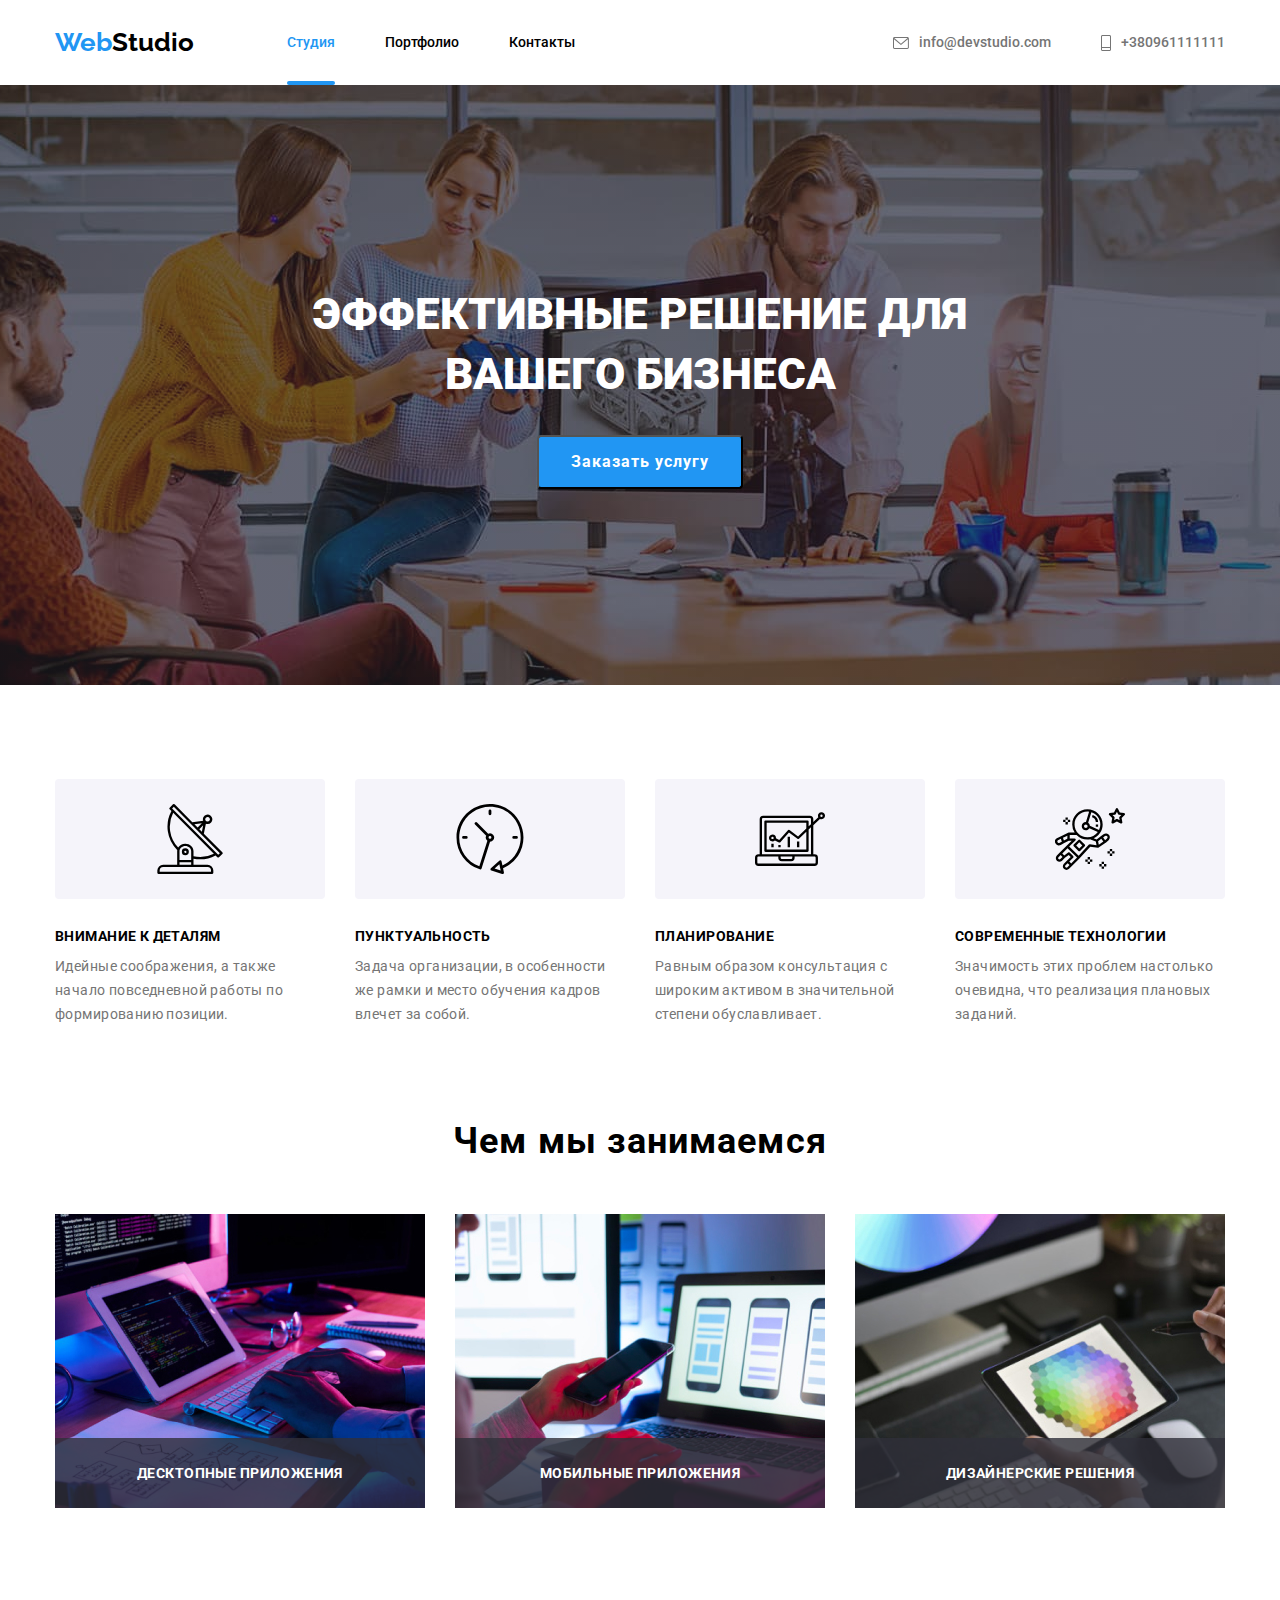
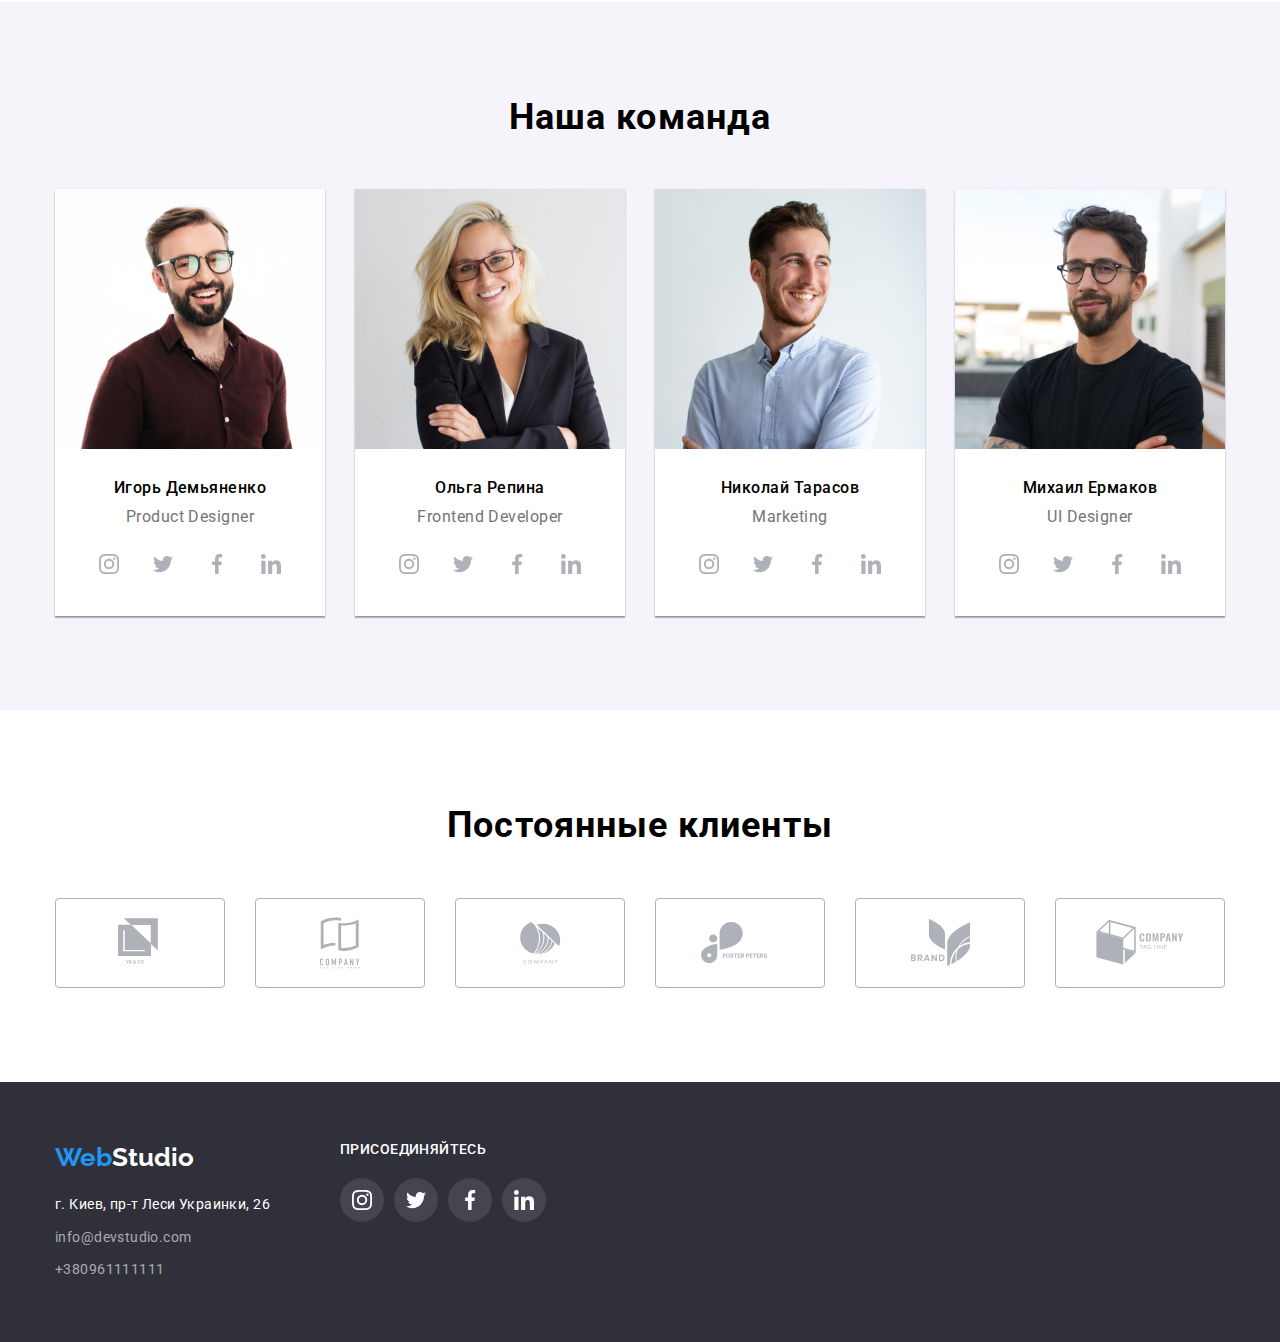
<file: index.html>
<!DOCTYPE html>
<html lang="ru">
<head>
    <meta charset="UTF-8">
    <meta http-equiv="X-UA-Compatible" content="IE=edge">
    <meta name="viewport" content="width=device-width, initial-scale=1.0">
    <!--Підключення шрифтів-->
    <link rel="preconnect" href="https://fonts.gstatic.com">
    <link href="https://fonts.googleapis.com/css2?family=Raleway:wght@700&family=Roboto:wght@400;500;700&display=swap" rel="stylesheet">
    <!--/шрифти-->
    <link rel="stylesheet" href="https://cdnjs.cloudflare.com/ajax/libs/modern-normalize/1.0.0/modern-normalize.min.css"/>
    <link rel="stylesheet" href="./css/style.css">
    <link rel="stylesheet" href="./css/style-main.css">
    <title>Home Worck 1</title>
</head>
<body>
    <header class="zebra-bg-w">
        <div class="container main-nav">
            <nav class="main-nav">
                <a href="index.html" class="logotip-header"><span class="logo-first">Web</span>Studio</a>
                
                <ul class="site-nav">
                    <li class="item page-action">
                        <a href="index.html" class="menu visible">Студия</a>
                    </li>
                    <li class="item ">
                        <a href="page-portfolio.html" class="menu ">Портфолио</a>
                    </li>
                    <li class="item">
                        <a href="#" class="menu">Контакты</a>
                    </li>
                </ul>
            </nav>
            <ul class="auth-nav">
                <li class="item">
                    <a href="mailto:info@devstudio.com" class="menu-cont">
                        <svg class="a-icon" width="16" height="12">
                            <use href="./img/svg/symbol-defs.svg#icon-email"></use>
                        </svg>
                        info@devstudio.com
                    </a>
                </li>
                <li class="item">
                    <a href="tel:+380961111111" class="menu-cont">
                        <svg class="a-icon" width="10" height="16">
                            <use href="./img/svg/symbol-defs.svg#icon-tel"></use>
                        </svg>
                        +380961111111
                    </a>
                </li>
            </ul>
        </div>
    </header>

    <section class="zebra-bg-dark-b overlay">
        <h1 class="head-h1">Эффективные решение для вашего бизнеса</h1>
        <button class="head-button" data-modal-open>Заказать услугу</button>
        <div class="backdrop is-hidden" data-modal>
            <div class="modal">
                <button data-modal-close class="butt">X</button>
            </div>
        </div>
    </section>

    <main>
        <section class="sections">
            <div class="container">
                <ul class="properties">
                    <li class="item">
                        <div class="properties-icon">
                            <svg width="70" height="70" class="link-icon">
                                <use href="./img/svg/symbol-defs.svg#icon-antenna"></use>
                            </svg>
                        </div>
                        <h3 class="properties-title">Внимание к деталям</h3>
                        <p class="properties-content">Идейные соображения, а также начало повседневной работы по формированию позиции.</p>
                    </li>
                    <li class="item">
                        <div class="properties-icon">
                            <svg width="70" height="70" class="link-icon">
                                <use href="./img/svg/symbol-defs.svg#icon-clock"></use>
                            </svg>
                        </div>
                        <h3 class="properties-title">Пунктуальность</h3>
                        <p class="properties-content">Задача организации, в особенности же рамки и место обучения кадров влечет за собой.</p>
                    </li>
                    <li class="item">
                        <div class="properties-icon">
                            <svg width="70" height="70" class="link-icon">
                                <use href="./img/svg/symbol-defs.svg#icon-diagram"></use>
                            </svg>
                        </div>
                        <h3 class="properties-title">Планирование</h3>
                        <p class="properties-content">Равным образом консультация с широким активом в значительной степени обуславливает.</p>
                    </li>
                    <li class="item">
                        <div class="properties-icon">
                            <svg width="70" height="70" class="link-icon">
                                <use href="./img/svg/symbol-defs.svg#icon-astronaut"></use>
                            </svg>
                        </div>
                        <h3 class="properties-title">Современные технологии</h3>
                        <p class="properties-content">Значимость этих проблем настолько очевидна, что реализация плановых заданий.</p>
                    </li>
                </ul>
            </div>
        </section>
        <section class="work-second">
            <div class="container">
                <h2 class="title-second">Чем мы занимаемся</h2>
                <ul class="foto-work">
                    <li class="item">
                        <img src="./img/activity/img-1.jpg" alt="" class="no-gap">
                        <p class="foto-signature">
                            Десктопные приложения
                        </p>
                    </li>
                    <li class="item">
                        <img src="./img/activity/img-2.jpg" alt="" class="no-gap">
                        <p class="foto-signature">
                            Мобильные приложения
                        </p>
                    </li>
                    <li class="item">
                        <img src="./img/activity/img-3.jpg" alt="" class="no-gap">
                        <p class="foto-signature">
                            Дизайнерские решения
                        </p>
                    </li>
                </ul>
            </div>
        </section>
    </main>

    <section class="sections">
        <div class="container">
            <h2 class="title-second">Наша команда</h2>
            <ul class="card">
                <li class="item shadow">
                    <div class="card-img"><img src="./img/team/img.jpg" alt="" width="270" height="260" class="no-gap"></div>
                    <div class="card-div-content">
                        <h3 class="card-title">Игорь Демьяненко</h3>
                        <p class="card-content">Product Designer</p>
                        <ul class="network">
                            <li class="item">
                                <a href="#" class="card-link">
                                    <svg width="20" height="20" class="link-icon">
                                        <use href="./img/svg/symbol-defs.svg#icon-instagram"></use>
                                    </svg>
                                </a>
                            </li>
                            <li class="item">
                                <a href="#" class="card-link">
                                    <svg  width="20" height="20" class="link-icon">
                                        <use href="./img/svg/symbol-defs.svg#icon-twitter"></use>
                                    </svg>
                                </a>
                            </li>
                            <li class="item">
                                <a href="#" class="card-link">
                                    <svg width="20" height="20" class="link-icon">
                                        <use href="./img/svg/symbol-defs.svg#icon-facebook"></use>
                                    </svg>
                                </a>
                            </li>
                            <li class="item">
                                <a href="#" class="card-link">
                                    <svg width="20" height="20" class="link-icon">
                                        <use href="./img/svg/symbol-defs.svg#icon-linkedin"></use>
                                    </svg>
                                </a>
                            </li>
                        </ul>
                    </div>
                </li>
                <li class="item shadow">
                    <div class="card-img"><img src="./img/team/img-2.jpg" alt="" width="270" height="260" class="no-gap"></div>
                    <div class="card-div-content">
                        <h3 class="card-title">Ольга Репина</h3>
                        <p class="card-content">Frontend Developer</p>
                        <ul class="network">
                            <li class="item">
                                <a href="#" class="card-link">
                                    <svg width="20" height="20" class="link-icon">
                                        <use href="./img/svg/symbol-defs.svg#icon-instagram"></use>
                                    </svg>
                                </a>
                            </li>
                            <li class="item">
                                <a href="#" class="card-link">
                                    <svg  width="20" height="20" class="link-icon">
                                        <use href="./img/svg/symbol-defs.svg#icon-twitter"></use>
                                    </svg>
                                </a>
                            </li>
                            <li class="item">
                                <a href="#" class="card-link">
                                    <svg width="20" height="20" class="link-icon">
                                        <use href="./img/svg/symbol-defs.svg#icon-facebook"></use>
                                    </svg>
                                </a>
                            </li>
                            <li class="item">
                                <a href="#" class="card-link">
                                    <svg width="20" height="20" class="link-icon">
                                        <use href="./img/svg/symbol-defs.svg#icon-linkedin"></use>
                                    </svg>
                                </a>
                            </li>
                        </ul>
                    </div>
                </li>
                <li class="item shadow">
                    <div class="card-img"><img src="./img/team/img-3.jpg" alt=""width="270" height="260" class="no-gap"></div>
                    <div class="card-div-content">
                        <h3 class="card-title">Николай Тарасов</h3>
                        <p class="card-content">Marketing</p>
                        <ul class="network">
                            <li class="item">
                                <a href="#" class="card-link">
                                    <svg width="20" height="20" class="link-icon">
                                        <use href="./img/svg/symbol-defs.svg#icon-instagram"></use>
                                    </svg>
                                </a>
                            </li>
                            <li class="item">
                                <a href="#" class="card-link">
                                    <svg  width="20" height="20" class="link-icon">
                                        <use href="./img/svg/symbol-defs.svg#icon-twitter"></use>
                                    </svg>
                                </a>
                            </li>
                            <li class="item">
                                <a href="#" class="card-link">
                                    <svg width="20" height="20" class="link-icon">
                                        <use href="./img/svg/symbol-defs.svg#icon-facebook"></use>
                                    </svg>
                                </a>
                            </li>
                            <li class="item">
                                <a href="#" class="card-link">
                                    <svg width="20" height="20" class="link-icon">
                                        <use href="./img/svg/symbol-defs.svg#icon-linkedin"></use>
                                    </svg>
                                </a>
                            </li>
                        </ul>
                    </div>
                </li>
                <li class="item shadow">
                    <div class="card-img"><img src="./img/team/img-4.jpg" alt="" width="270" height="260" class="no-gap"></div>
                    <div class="card-div-content">
                        <h3 class="card-title">Михаил Ермаков</h3>
                        <p class="card-content">UI Designer</p>
                        <ul class="network">
                            <li class="item">
                                <a href="#" class="card-link">
                                    <svg width="20" height="20" class="link-icon">
                                        <use href="./img/svg/symbol-defs.svg#icon-instagram"></use>
                                    </svg>
                                </a>
                            </li>
                            <li class="item">
                                <a href="#" class="card-link">
                                    <svg  width="20" height="20" class="link-icon">
                                        <use href="./img/svg/symbol-defs.svg#icon-twitter"></use>
                                    </svg>
                                </a>
                            </li>
                            <li class="item">
                                <a href="#" class="card-link">
                                    <svg width="20" height="20" class="link-icon">
                                        <use href="./img/svg/symbol-defs.svg#icon-facebook"></use>
                                    </svg>
                                </a>
                            </li>
                            <li class="item">
                                <a href="#" class="card-link">
                                    <svg width="20" height="20" class="link-icon">
                                        <use href="./img/svg/symbol-defs.svg#icon-linkedin"></use>
                                    </svg>
                                </a>
                            </li>
                        </ul>
                    </div>
                </li>
            </ul>
        </div>            
    </section>

    <section class="sections">
        <div class="container">
            <h2 class="title-second">Постоянные клиенты</h2>
            <ul class="vip">
                <li class="item">
                    <a href="#" class="vip-box">
                        <svg width="44" height="49" class="link-icon">
                            <use href="./img/svg/symbol-defs.svg#icon-logo_1"></use>
                        </svg>
                    </a>
                </li>
                <li class="item">
                    <a href="#" class="vip-box">
                        <svg width="40" height="52" class="link-icon">
                            <use href="./img/svg/symbol-defs.svg#icon-logo_2"></use>
                        </svg>
                    </a>
                </li>
                <li class="item">
                    <a href="#" class="vip-box">
                        <svg width="41" height="42" class="link-icon">
                            <use href="./img/svg/symbol-defs.svg#icon-logo_3"></use>
                        </svg>
                    </a>
                </li>
                <li class="item">
                    <a href="#" class="vip-box">
                        <svg width="79" height="42" class="link-icon">
                            <use href="./img/svg/symbol-defs.svg#icon-logo_4"></use>
                        </svg>
                    </a>
                </li>
                <li class="item">
                    <a href="#" class="vip-box">
                        <svg width="59" height="47" class="link-icon">
                            <use href="./img/svg/symbol-defs.svg#icon-logo_5"></use>
                        </svg>
                    </a>
                </li>
                <li class="item">
                    <a href="#" class="vip-box">
                        <svg width="88" height="45" class="link-icon">
                            <use href="./img/svg/symbol-defs.svg#icon-logo_6"></use>
                        </svg>
                    </a>
                </li>
            </ul>
        </div>

    </section>
    

    <footer class="zebra-bg-dark-b">
        <div class="container padding flex-cont">
            <div>
                <a href="index.html" class="logotip-footer"><span class="logo-first">Web</span>Studio</a>
                <address class="text">
                    <ul class="cont-footer">
                        <li class="item">
                            <a href="#" class="cont-text link">г. Киев, пр-т Леси Украинки, 26</a>
                        </li>
                        <li class="item">
                            <a href="mailto:info@devstudio.com" class="cont-text">info@devstudio.com</a>
                        </li>
                        <li class="item">
                            <a href="tel:+380961111111" class="cont-text">+380961111111</a>
                        </li>
                    </ul>
                </address>
            </div>
            <div class="connect">
                <h3 class="zagolovok-iii-level">присоединяйтесь</h3>
                <ul class="connect-menu">
                    <li class="item">
                        <a href="#" class="connect-link">
                            <svg width="20" height="20" class="link-icon">
                                <use href="./img/svg/symbol-defs.svg#icon-instagram"></use>
                            </svg>
                        </a>
                    </li>
                    <li class="item">
                        <a href="#" class="connect-link">
                            <svg width="20" height="20" class="link-icon">
                                <use href="./img/svg/symbol-defs.svg#icon-twitter"></use>
                            </svg>
                        </a>
                    </li>
                    <li class="item">
                        <a href="#" class="connect-link">
                            <svg width="20" height="20" class="link-icon">
                                <use href="./img/svg/symbol-defs.svg#icon-facebook"></use>
                            </svg>
                        </a>
                    </li>
                    <li class="item">
                        <a href="#" class="connect-link">
                            <svg width="20" height="20" class="link-icon">
                                <use href="./img/svg/symbol-defs.svg#icon-linkedin"></use>
                            </svg>
                        </a>
                    </li>
                </ul>
            </div>
        </div>
    </footer>
    <script src="./js/modal.js"></script>
</body>
</html>
</file>
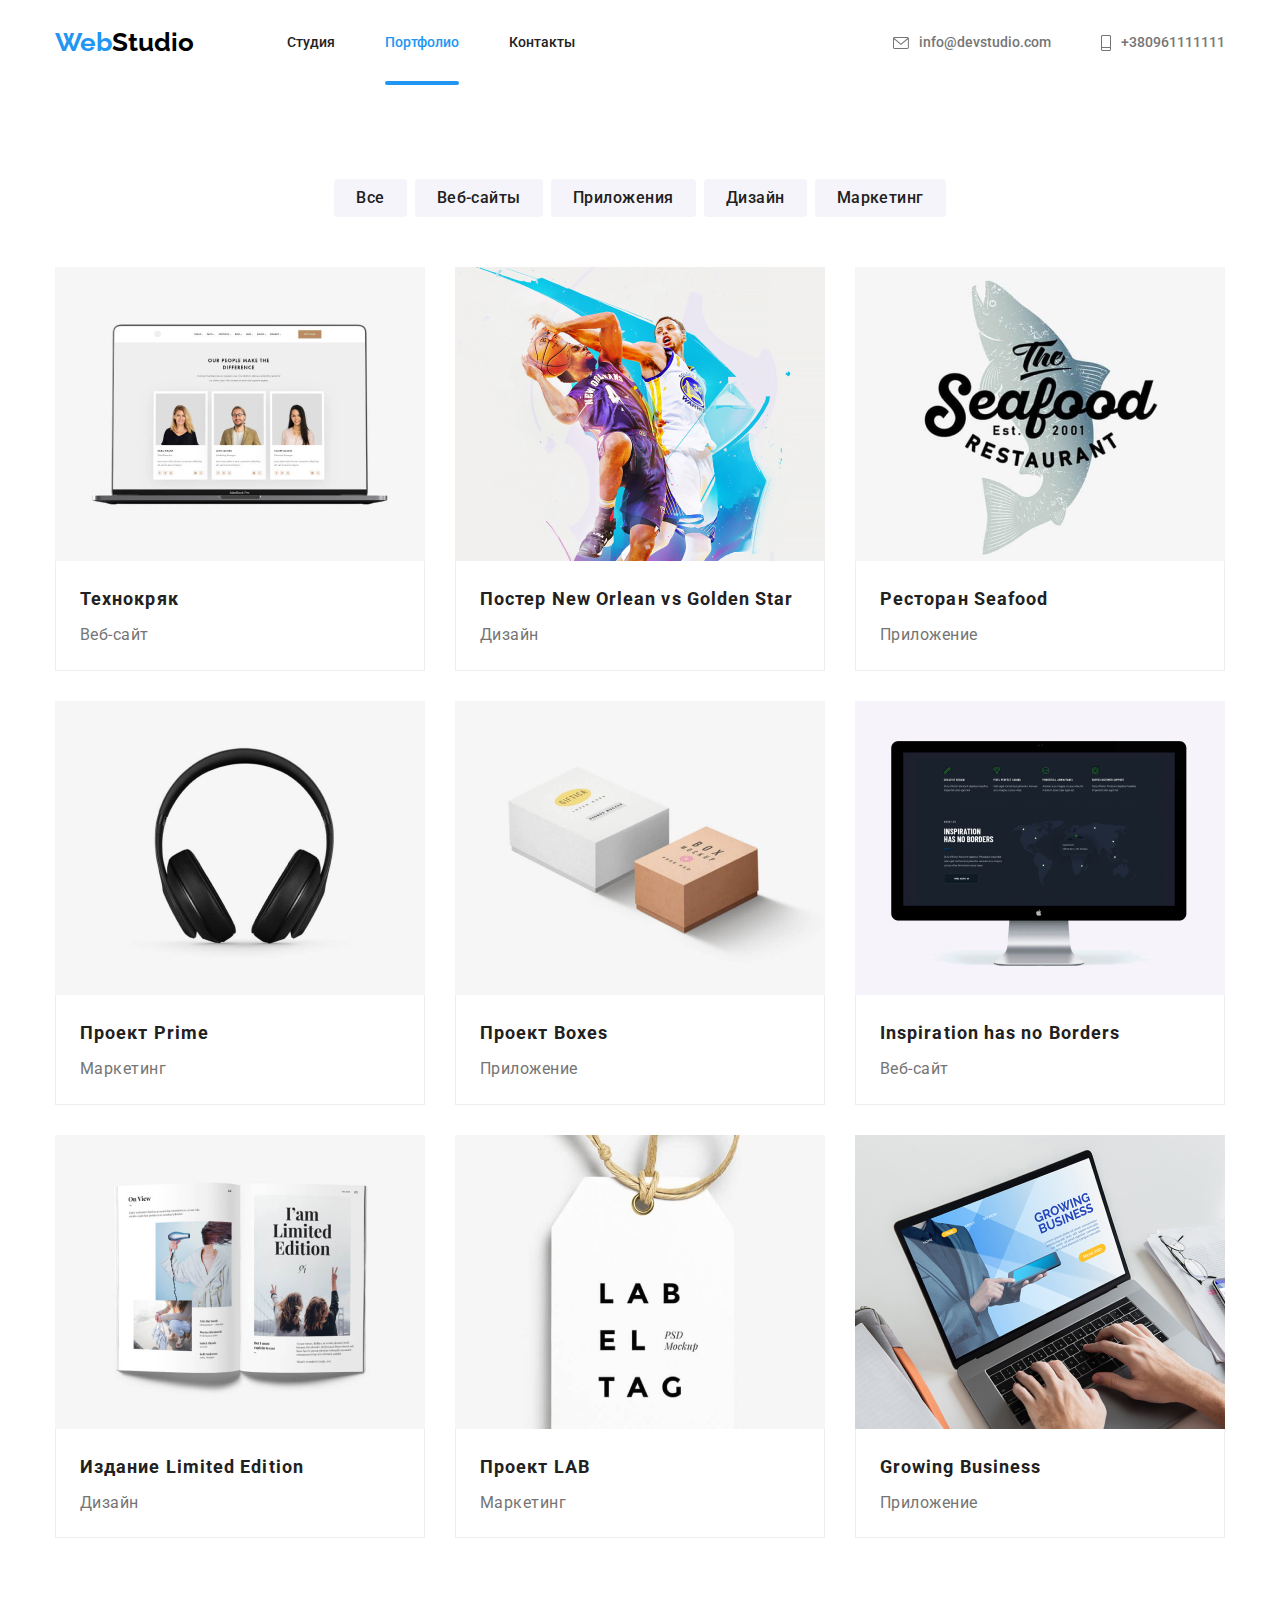
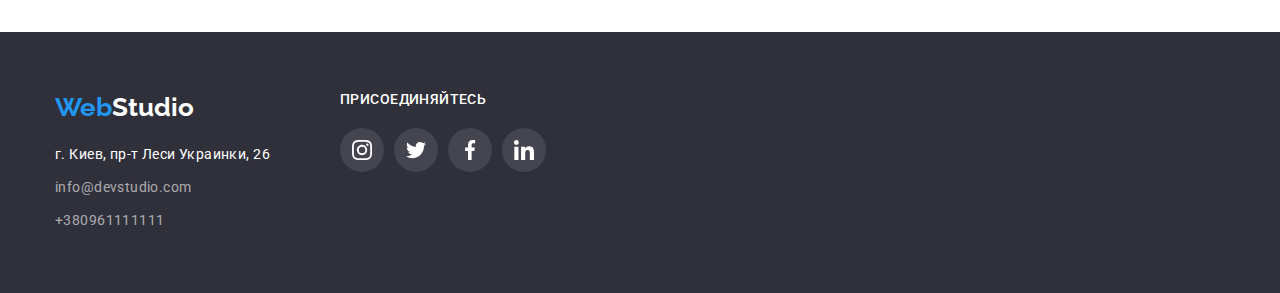
<file: page-portfolio.html>
<!DOCTYPE html>
<html lang="ru">
<head>
    <meta charset="UTF-8">
    <meta http-equiv="X-UA-Compatible" content="IE=edge">
    <meta name="viewport" content="width=device-width, initial-scale=1.0">
    <link rel="preconnect" href="https://fonts.gstatic.com">
    <link href="https://fonts.googleapis.com/css2?family=Raleway:wght@700&family=Roboto:wght@400;500;700&display=swap" rel="stylesheet">
    <link rel="stylesheet" href="https://cdnjs.cloudflare.com/ajax/libs/modern-normalize/1.0.0/modern-normalize.min.css"/>
    <link rel="stylesheet" href="./css/style.css">
    <link rel="stylesheet" href="./css/style-portfolio.css">
    <title>Portfolio</title>
</head>
<body>
    <header class="zebra-bg-w">
        <div class="container main-nav">
            <nav class="main-nav">
                <a href="index.html" class="logotip-header"><span class="logo-first">Web</span>Studio</a>
                
                <ul class="site-nav">
                    <li class="item">
                        <a href="index.html" class="menu">Студия</a>
                    </li>
                    <li class="item page-action">
                        <a href="page-portfolio.html" class="menu visible">Портфолио</a>
                    </li>
                    <li class="item">
                        <a href="#" class="menu">Контакты</a>
                    </li>
                </ul>
            </nav>
            <ul class="auth-nav">
                <li class="item">
                    <a href="mailto:info@devstudio.com" class="menu-cont">
                        <svg class="a-icon" width="16" height="12">
                            <use href="./img/svg/symbol-defs.svg#icon-email"></use>
                        </svg>
                        info@devstudio.com
                    </a>
                </li>
                <li class="item">
                    <a href="tel:+380961111111" class="menu-cont">
                        <svg class="a-icon" width="10" height="16">
                            <use href="./img/svg/symbol-defs.svg#icon-tel"></use>
                        </svg>
                        +380961111111
                    </a>
                </li>
            </ul>
        </div>
    </header>

    <main>
        <div class="container">
            <section class="sections">
                <ul class="worck-nav">
                    <li class="item"><button type="button" class="work-button">Все</button></li>
                    <li class="item"><button type="button" class="work-button">Веб-сайты</button></li>
                    <li class="item"><button type="button" class="work-button">Приложения</button></li>
                    <li class="item"><button type="button" class="work-button">Дизайн</button></li>
                    <li class="item"><button type="button" class="work-button">Маркетинг</button></li>
                </ul>
            
                <ul class="work-container">
                    <li class="item">
                        <a href="#" class="work-all">
                            <div class="work-effekt">
                                <img src="./img/portfolio/img-1.jpg" alt="" width="370" height="294" class="no-gap">
                                <div class="work-overlay">
                                    <p class="effekt-p">
                                        Технокряк это современная площадка распространения коронавируса. Компании используют эту платформу для цифрового шпионажа и атак на защищённые сервера конкурентов.
                                    </p>
                                </div>
                            </div>
                            <div class="work-div-content">
                                <h2 class="work-title">Технокряк</h2>
                                <p class="work-content">Веб-сайт</p>
                            </div> 
                        </a>
                    </li>
                    <li class="item">
                        <a href="#" class="work-all">
                            <div class="work-effekt">
                                <img src="./img/portfolio/img-2.jpg" alt="" width="370" height="294" class="no-gap">
                                <div class="work-overlay">
                                    <p class="effekt-p">
                                        Технокряк это современная площадка распространения коронавируса. Компании используют эту платформу для цифрового шпионажа и атак на защищённые сервера конкурентов.
                                    </p>
                                </div>
                            </div>
                            <div class="work-div-content">
                                <h2 class="work-title">Постер New Orlean vs Golden Star</h2>
                                <p class="work-content">Дизайн</p>
                            </div>
                        </a>
                    </li>
                    <li class="item">
                        <a href="#" class="work-all">
                            <div class="work-effekt">
                                <img src="./img/portfolio/img-3.jpg" alt="" width="370" height="294" class="no-gap">
                                <div class="work-overlay">
                                    <p class="effekt-p">
                                        Технокряк это современная площадка распространения коронавируса. Компании используют эту платформу для цифрового шпионажа и атак на защищённые сервера конкурентов.
                                    </p>
                                </div>
                            </div>
                            <div class="work-div-content">
                                <h2 class="work-title">Ресторан Seafood</h2>
                                <p class="work-content">Приложение</p>
                            </div>
                        </a>
                    </li>
                    <li class="item">
                        <a href="#" class="work-all">
                            <div class="work-effekt">
                                <img src="./img/portfolio/img-4.jpg" alt="" width="370" height="294" class="no-gap">
                                <div class="work-overlay">
                                    <p class="effekt-p">
                                        Технокряк это современная площадка распространения коронавируса. Компании используют эту платформу для цифрового шпионажа и атак на защищённые сервера конкурентов.
                                    </p>
                                </div>
                            </div>
                            <div class="work-div-content">
                                <h2 class="work-title">Проект Prime</h2>
                                <p class="work-content">Маркетинг</p>
                            </div>
                        </a>
                    </li>
                    <li class="item">
                        <a href="#" class="work-all">
                            <div class="work-effekt">
                                <img src="./img/portfolio/img-5.jpg" alt="" width="370" height="294" class="no-gap">
                                <div class="work-overlay">
                                    <p class="effekt-p">
                                        Технокряк это современная площадка распространения коронавируса. Компании используют эту платформу для цифрового шпионажа и атак на защищённые сервера конкурентов.
                                    </p>
                                </div>
                            </div>
                            <div class="work-div-content">
                                <h2 class="work-title">Проект Boxes</h2>
                                <p class="work-content">Приложение</p>
                            </div>
                        </a>
                    </li>
                    <li class="item">
                        <a href="#" class="work-all">
                            <div class="work-effekt">
                                <img src="./img/portfolio/img-6.jpg" alt="" width="370" height="294" class="no-gap">
                                <div class="work-overlay">
                                    <p class="effekt-p">
                                        Технокряк это современная площадка распространения коронавируса. Компании используют эту платформу для цифрового шпионажа и атак на защищённые сервера конкурентов.
                                    </p>
                                </div>
                            </div>
                            <div class="work-div-content">
                                <h2 class="work-title">Inspiration has no Borders</h2>
                                <p class="work-content">Веб-сайт</p>
                            </div>
                        </a>
                    </li>
                    <li class="item">
                        <a href="#" class="work-all">
                            <div class="work-effekt">
                                <img src="./img/portfolio/img-7.jpg" alt="" width="370" height="294" class="no-gap">
                                <div class="work-overlay">
                                    <p class="effekt-p">
                                        Технокряк это современная площадка распространения коронавируса. Компании используют эту платформу для цифрового шпионажа и атак на защищённые сервера конкурентов.
                                    </p>
                                </div>
                            </div>
                            <div class="work-div-content">
                                <h2 class="work-title">Издание Limited Edition</h2>
                                <p class="work-content">Дизайн</p>
                            </div>
                        </a>
                    </li>
                    <li class="item">
                        <a href="#" class="work-all">
                            <div class="work-effekt">
                                <img src="./img/portfolio/img-8.jpg" alt="" width="370" height="294" class="no-gap">
                                <div class="work-overlay">
                                    <p class="effekt-p">
                                        Технокряк это современная площадка распространения коронавируса. Компании используют эту платформу для цифрового шпионажа и атак на защищённые сервера конкурентов.
                                    </p>
                                </div>
                            </div>
                            <div class="work-div-content">
                                <h2 class="work-title">Проект LAB</h2>
                                <p class="work-content">Маркетинг</p>
                            </div>
                        </a>
                    </li>
                    <li class="item">
                        <a href="#" class="work-all">
                            <div class="work-effekt">
                                <img src="./img/portfolio/img-9.jpg" alt="" width="370" height="294" class="no-gap">
                                <div class="work-overlay">
                                    <p class="effekt-p">
                                        Технокряк это современная площадка распространения коронавируса. Компании используют эту платформу для цифрового шпионажа и атак на защищённые сервера конкурентов.
                                    </p>
                                </div>
                            </div>
                            <div class="work-div-content">
                                <h2 class="work-title">Growing Business</h2>
                                <p class="work-content">Приложение</p>
                            </div>
                        </a>
                    </li>
                </ul>
            </section>
        </div>
    </main>
    
    <footer class="zebra-bg-dark-b">
        <div class="container padding flex-cont">
            <div>
                <a href="index.html" class="logotip-footer"><span class="logo-first">Web</span>Studio</a>
                <address class="text">
                    <ul class="cont-footer">
                        <li class="item">
                            <a href="#" class="cont-text link">г. Киев, пр-т Леси Украинки, 26</a>
                        </li>
                        <li class="item">
                            <a href="mailto:info@devstudio.com" class="cont-text">info@devstudio.com</a>
                        </li>
                        <li class="item">
                            <a href="tel:+380961111111" class="cont-text">+380961111111</a>
                        </li>
                    </ul>
                </address>
            </div>
            <div class="connect">
                <h3 class="zagolovok-iii-level">присоединяйтесь</h3>
                <ul class="connect-menu">
                    <li class="item">
                        <a href="#" class="connect-link">
                            <svg width="20" height="20" class="link-icon">
                                <use href="./img/svg/symbol-defs.svg#icon-instagram"></use>
                            </svg>
                        </a>
                    </li>
                    <li class="item">
                        <a href="#" class="connect-link">
                            <svg width="20" height="20" class="link-icon">
                                <use href="./img/svg/symbol-defs.svg#icon-twitter"></use>
                            </svg>
                        </a>
                    </li>
                    <li class="item">
                        <a href="#" class="connect-link">
                            <svg width="20" height="20" class="link-icon">
                                <use href="./img/svg/symbol-defs.svg#icon-facebook"></use>
                            </svg>
                        </a>
                    </li>
                    <li class="item">
                        <a href="#" class="connect-link">
                            <svg width="20" height="20" class="link-icon">
                                <use href="./img/svg/symbol-defs.svg#icon-linkedin"></use>
                            </svg>
                        </a>
                    </li>
                </ul>
            </div>
        </div>
    </footer>
</body>
</html>
</file>
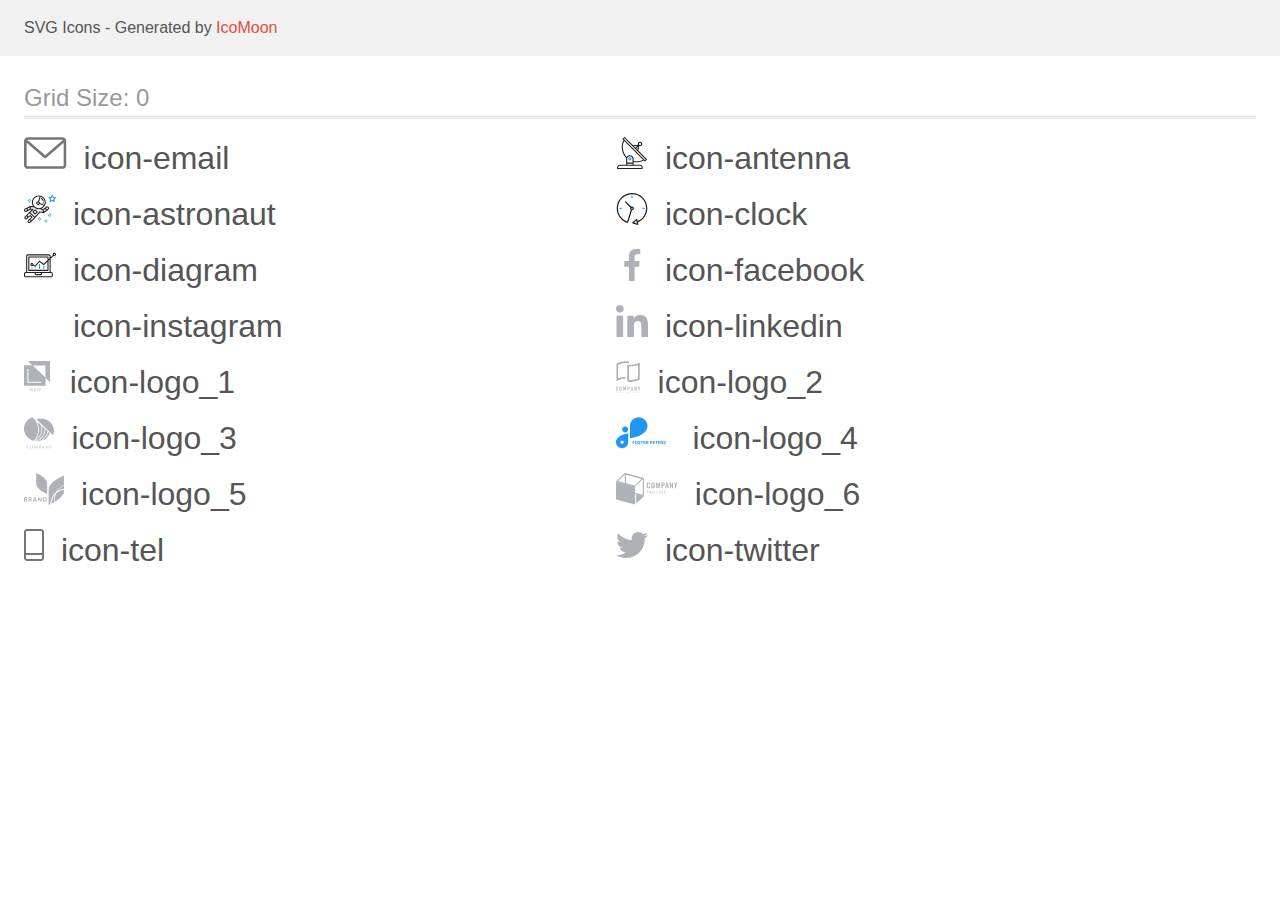
<file: img/svg/icomoon/demo.html>
<!doctype html>
<html>
<head>
    <title>IcoMoon - SVG Icons</title>
    <meta charset="utf-8">
    <meta name="viewport" content="width=device-width, initial-scale=1">
    <link rel="stylesheet" href="demo-files/demo.css">
    <link rel="stylesheet" href="style.css">
</head>
<body>
<svg aria-hidden="true" style="position: absolute; width: 0; height: 0; overflow: hidden;" version="1.1" xmlns="http://www.w3.org/2000/svg" xmlns:xlink="http://www.w3.org/1999/xlink">
<defs>
<symbol id="icon-email" viewBox="0 0 43 32">
<path fill="#757575" style="fill: var(--color1, #757575)" d="M38.667 0h-34.667c-2.206 0-4 1.794-4 4v24c0 2.206 1.794 4 4 4h34.667c2.206 0 4-1.794 4-4v-24c0-2.206-1.794-4-4-4zM38.667 2.667c0.181 0 0.353 0.038 0.511 0.103l-17.844 15.466-17.844-15.466c0.158-0.066 0.33-0.103 0.511-0.103h34.667zM38.667 29.333h-34.667c-0.736 0-1.333-0.598-1.333-1.333v-22.413l17.793 15.421c0.251 0.217 0.563 0.326 0.874 0.326s0.622-0.108 0.874-0.326l17.793-15.421v22.413c0 0.736-0.598 1.333-1.333 1.333z"></path>
</symbol>
<symbol id="icon-antenna" viewBox="0 0 32 32">
<path fill="#212121" style="fill: var(--color2, #212121)" d="M30.773 22.098l-8.443-8.505 0.937-4.615c0.242 0.094 0.499 0.144 0.758 0.146h0.006c1.192 0.014 2.17-0.941 2.184-2.133s-0.941-2.17-2.133-2.184c-1.192-0.014-2.17 0.941-2.184 2.133-0.003 0.255 0.039 0.509 0.125 0.749l-4.96 0.605-8.091-8.133c-0.099-0.101-0.235-0.159-0.377-0.16-0.14 0.001-0.274 0.056-0.373 0.155l-1.513 1.504c-0.208 0.208-0.208 0.546 0 0.754l0.814 0.826c-3.153 5.798-2.129 12.978 2.519 17.663 0.043 0.041 0.092 0.074 0.146 0.098-0.034 0.18-0.051 0.364-0.052 0.547v6.187h-6.4c-1.472 0.002-2.665 1.195-2.667 2.667v1.067c0 0.295 0.239 0.533 0.533 0.533h24.533c0.295 0 0.533-0.239 0.533-0.533v-1.067c-0.002-1.472-1.195-2.665-2.667-2.667h-6.4v-2.742c1.003 0.21 2.024 0.317 3.049 0.32 2.458-0.003 4.877-0.615 7.040-1.783l0.818 0.823c0.099 0.101 0.235 0.159 0.377 0.16 0.14-0.001 0.274-0.056 0.373-0.155l1.513-1.504c0.208-0.208 0.208-0.546 0-0.754zM23.28 6.233c0.418-0.415 1.093-0.414 1.508 0.004s0.414 1.093-0.004 1.508c-0.2 0.199-0.47 0.31-0.752 0.31h-0.003c-0.589-0.003-1.064-0.483-1.061-1.072 0.002-0.282 0.115-0.552 0.314-0.751h-0.002zM22.024 9.738l-0.598 2.946-1.175-1.182 1.774-1.763zM21.419 8.836l-1.92 1.909-1.485-1.493 3.405-0.415zM24.004 28.8c0.884 0 1.6 0.716 1.6 1.6v0.533h-23.467v-0.533c0-0.884 0.716-1.6 1.6-1.6h20.267zM16.537 26.667v1.067h-5.333v-1.067h5.333zM11.204 25.6v-4.053c0-1.294 1.196-2.347 2.667-2.347s2.667 1.053 2.667 2.347v4.053h-5.333zM17.604 23.904v-2.357c0-1.882-1.675-3.413-3.733-3.413-1.331-0.020-2.576 0.657-3.281 1.786-4.058-4.274-4.971-10.645-2.279-15.887l18.602 18.708c-2.872 1.461-6.165 1.873-9.309 1.163zM28.893 23.22l-21.057-21.181 0.755-0.752 7.935 7.98c0.004 0 0.006 0.007 0.010 0.010l13.115 13.191-0.757 0.752z"></path>
<path fill="#2196f3" style="fill: var(--color3, #2196f3)" d="M13.876 20.267h-0.005c-0.884-0.001-1.601 0.714-1.602 1.598s0.714 1.601 1.598 1.602h0.005c0.884 0.001 1.601-0.714 1.602-1.598s-0.714-1.601-1.598-1.602zM14.249 22.245c-0.1 0.1-0.236 0.156-0.378 0.155-0.295-0.002-0.532-0.242-0.531-0.536 0.001-0.141 0.057-0.276 0.157-0.375s0.233-0.154 0.373-0.155c0.295 0.002 0.532 0.241 0.53 0.536-0.001 0.141-0.057 0.276-0.157 0.375h0.005z"></path>
</symbol>
<symbol id="icon-astronaut" viewBox="0 0 32 32">
<path fill="#2196f3" style="fill: var(--color3, #2196f3)" d="M31.974 4.524c-0.063-0.193-0.229-0.333-0.43-0.363l-1.91-0.278-0.855-1.731c-0.179-0.365-0.777-0.365-0.956 0l-0.855 1.731-1.91 0.278c-0.201 0.029-0.367 0.17-0.431 0.363-0.062 0.193-0.011 0.405 0.135 0.547l1.383 1.348-0.326 1.903c-0.034 0.2 0.048 0.402 0.212 0.522 0.166 0.121 0.382 0.135 0.562 0.040l1.709-0.899 1.709 0.899c0.078 0.041 0.164 0.061 0.249 0.061 0.11 0 0.221-0.034 0.314-0.102 0.164-0.119 0.246-0.322 0.212-0.522l-0.326-1.903 1.383-1.348c0.145-0.142 0.197-0.354 0.135-0.547zM29.511 5.851c-0.125 0.122-0.183 0.299-0.153 0.472l0.191 1.114-1-0.526c-0.078-0.041-0.163-0.061-0.249-0.061s-0.17 0.020-0.249 0.061l-1.001 0.526 0.191-1.114c0.030-0.173-0.028-0.349-0.153-0.472l-0.81-0.789 1.119-0.163c0.174-0.025 0.324-0.134 0.402-0.292l0.5-1.013 0.5 1.013c0.078 0.157 0.228 0.267 0.402 0.292l1.119 0.163-0.809 0.789z"></path>
<path fill="#2196f3" style="fill: var(--color3, #2196f3)" d="M26.134 20.522h-1.067v1.067h1.067v-1.067z"></path>
<path fill="#2196f3" style="fill: var(--color3, #2196f3)" d="M26.134 22.656h-1.067v1.067h1.067v-1.067z"></path>
<path fill="#2196f3" style="fill: var(--color3, #2196f3)" d="M27.2 21.589h-1.067v1.067h1.067v-1.067z"></path>
<path fill="#2196f3" style="fill: var(--color3, #2196f3)" d="M25.067 21.589h-1.067v1.067h1.067v-1.067z"></path>
<path fill="#2196f3" style="fill: var(--color3, #2196f3)" d="M22.4 26.389h-1.067v1.067h1.067v-1.067z"></path>
<path fill="#2196f3" style="fill: var(--color3, #2196f3)" d="M22.4 28.522h-1.067v1.067h1.067v-1.067z"></path>
<path fill="#2196f3" style="fill: var(--color3, #2196f3)" d="M23.467 27.456h-1.067v1.067h1.067v-1.067z"></path>
<path fill="#2196f3" style="fill: var(--color3, #2196f3)" d="M21.333 27.456h-1.067v1.067h1.067v-1.067z"></path>
<path fill="#2196f3" style="fill: var(--color3, #2196f3)" d="M16 24.256h-1.067v1.067h1.067v-1.067z"></path>
<path fill="#2196f3" style="fill: var(--color3, #2196f3)" d="M16 26.389h-1.067v1.067h1.067v-1.067z"></path>
<path fill="#2196f3" style="fill: var(--color3, #2196f3)" d="M17.067 25.322h-1.067v1.067h1.067v-1.067z"></path>
<path fill="#2196f3" style="fill: var(--color3, #2196f3)" d="M14.933 25.322h-1.067v1.067h1.067v-1.067z"></path>
<path fill="#2196f3" style="fill: var(--color3, #2196f3)" d="M5.867 6.122h-1.067v1.067h1.067v-1.067z"></path>
<path fill="#2196f3" style="fill: var(--color3, #2196f3)" d="M5.867 8.255h-1.067v1.067h1.067v-1.067z"></path>
<path fill="#2196f3" style="fill: var(--color3, #2196f3)" d="M6.933 7.189h-1.067v1.067h1.067v-1.067z"></path>
<path fill="#2196f3" style="fill: var(--color3, #2196f3)" d="M4.8 7.189h-1.067v1.067h1.067v-1.067z"></path>
<path fill="#212121" style="fill: var(--color2, #212121)" d="M24.715 14.159c-0.287-0.388-0.709-0.637-1.188-0.705-0.481-0.068-0.956 0.058-1.34 0.352l-1.252 0.96-1.898 1.417-1.358-0.541c2.421-1.086 4.114-3.508 4.114-6.32 0-3.823-3.123-6.933-6.961-6.933s-6.961 3.11-6.961 6.933c0 1.386 0.414 2.674 1.12 3.758l-2.764-0.024c-0.002 0-0.003 0-0.005 0-0.009 0-0.015 0.004-0.023 0.005-0.053 0.002-0.105 0.013-0.155 0.031-0.013 0.005-0.026 0.008-0.038 0.013-0.006 0.003-0.013 0.003-0.019 0.006l-3.233 1.596c-0.001 0-0.001 0-0.001 0.001l-1.893 0.911c-0.021 0.009-0.042 0.021-0.063 0.035-0.755 0.502-1.012 1.489-0.598 2.295 0.22 0.429 0.595 0.745 1.056 0.889 0.178 0.055 0.359 0.083 0.539 0.083 0.29 0 0.577-0.071 0.839-0.211l1.388-0.738 2.264-1.169 1.357-0.008-5.442 5.416c-0.001 0.001-0.001 0.001-0.002 0.001l-1.339 1.333c-0.316 0.315-0.49 0.732-0.49 1.178s0.174 0.863 0.49 1.179c0.325 0.323 0.752 0.485 1.179 0.485s0.854-0.162 1.18-0.485l1.314-1.309 1.741-1.3 0.901 0.897-1.762 1.754c-0 0.001-0.001 0.001-0.002 0.001l-1.339 1.333c-0.316 0.315-0.49 0.732-0.49 1.178s0.174 0.863 0.49 1.179c0.325 0.323 0.753 0.485 1.18 0.485s0.855-0.162 1.18-0.485l3.482-3.467c0.001-0.001 0.001-0.001 0.001-0.002l1.010-1-0.004-0.004c0.006-0.006 0.015-0.009 0.022-0.015l5.166-5.658 3.471 0.494c0.025 0.004 0.050 0.005 0.075 0.005 0.065 0 0.127-0.015 0.187-0.038 0.018-0.006 0.033-0.015 0.050-0.023 0.019-0.010 0.039-0.015 0.058-0.027l3.213-2.133c0.012-0.008 0.018-0.021 0.029-0.029 0.013-0.010 0.029-0.014 0.041-0.026l1.271-1.191c0.662-0.62 0.753-1.635 0.212-2.362zM2.13 17.77c-0.173 0.093-0.37 0.111-0.558 0.052-0.187-0.058-0.338-0.186-0.427-0.358-0.161-0.314-0.068-0.695 0.214-0.902l1.314-0.632 0.449 1.312-0.992 0.528zM5.628 15.942l-1.548 0.8-0.439-1.283 2.027-1.001-0.040 1.484zM20.727 9.322c0 0.918-0.219 1.785-0.599 2.559l-4.181-1.899c-0.044-0.573-0.341-1.075-0.788-1.388l1.464-4.86c2.378 0.756 4.105 2.974 4.105 5.588zM8.938 9.322c0-3.235 2.644-5.867 5.894-5.867 0.253 0 0.5 0.021 0.745 0.052l-1.432 4.754c-0.019-0.001-0.037-0.006-0.057-0.006-1.033 0-1.873 0.837-1.873 1.867s0.84 1.867 1.873 1.867c0.694 0 1.294-0.383 1.618-0.945l3.862 1.755c-1.075 1.446-2.795 2.39-4.737 2.39-3.25 0-5.894-2.632-5.894-5.867zM14.894 10.122c0 0.441-0.362 0.8-0.806 0.8s-0.806-0.359-0.806-0.8c0-0.441 0.362-0.8 0.806-0.8s0.806 0.359 0.806 0.8zM2.465 25.146c-0.236 0.234-0.619 0.234-0.854 0.001-0.114-0.114-0.176-0.263-0.176-0.423s0.062-0.309 0.176-0.421l0.962-0.958 0.851 0.848-0.959 0.955zM5.679 28.88c-0.236 0.234-0.619 0.235-0.855 0.001-0.114-0.114-0.176-0.263-0.176-0.423s0.062-0.309 0.176-0.421l0.963-0.959 0.852 0.848-0.96 0.955zM9.16 25.411c-0.001 0-0.001 0-0.002 0.001l-1.765 1.76-0.852-0.848 1.763-1.755c0 0 0 0 0-0s0.001-0.001 0.002-0.001c0.040-0.040 0.065-0.088 0.090-0.135 0.007-0.014 0.020-0.026 0.026-0.040 0.017-0.041 0.019-0.085 0.026-0.129 0.003-0.025 0.014-0.047 0.014-0.073 0-0.036-0.013-0.070-0.020-0.106-0.006-0.032-0.006-0.065-0.019-0.095-0.020-0.050-0.055-0.094-0.091-0.138-0.010-0.012-0.014-0.027-0.025-0.038 0 0 0 0-0.001 0s-0.001-0.002-0.001-0.002l-1.607-1.6c-0.017-0.017-0.039-0.024-0.058-0.038-0.028-0.022-0.055-0.042-0.087-0.058-0.030-0.015-0.061-0.024-0.093-0.033-0.034-0.010-0.067-0.017-0.103-0.020-0.033-0.002-0.063 0.001-0.095 0.005-0.036 0.004-0.069 0.009-0.104 0.020-0.034 0.011-0.063 0.027-0.094 0.045-0.020 0.011-0.042 0.015-0.061 0.029l-1.773 1.324-0.901-0.897 2.399-2.386 4.361 4.289-0.928 0.919zM15.979 18.394c-0.015-0.002-0.030 0.004-0.045 0.003-0.039-0.002-0.076 0.001-0.115 0.007-0.030 0.005-0.059 0.011-0.088 0.021-0.034 0.012-0.065 0.028-0.097 0.047-0.030 0.018-0.057 0.037-0.083 0.061-0.013 0.011-0.028 0.017-0.040 0.029l-4.698 5.146-4.328-4.257 2.833-2.818c0.209-0.208 0.21-0.546 0.002-0.755-0.105-0.105-0.243-0.157-0.381-0.156v-0.001l-2.219 0.013 0.028-1.607 3.104 0.027c1.265 1.294 3.029 2.101 4.981 2.101 0.437 0 0.864-0.045 1.279-0.123 0.040 0.032 0.079 0.065 0.13 0.085l2.41 0.96 0.331 1.644-3.003-0.427zM20.020 18.572l-0.313-1.558 1.446-1.080 0.947 1.257-2.080 1.381zM23.774 15.741l-0.838 0.785-0.931-1.236 0.831-0.637c0.155-0.119 0.351-0.168 0.543-0.143 0.193 0.027 0.364 0.128 0.48 0.284 0.217 0.292 0.18 0.699-0.085 0.947z"></path>
<path fill="#212121" style="fill: var(--color2, #212121)" d="M13.602 18.544l-2.143-2.133c-0.207-0.207-0.545-0.207-0.753 0l-2.142 2.133c-0.1 0.101-0.157 0.236-0.157 0.378s0.056 0.278 0.157 0.378l2.142 2.133c0.104 0.103 0.241 0.155 0.377 0.155s0.273-0.052 0.376-0.155l2.143-2.133c0.1-0.1 0.157-0.236 0.157-0.378s-0.057-0.278-0.157-0.378zM11.083 20.303l-1.387-1.381 1.387-1.381 1.387 1.381-1.387 1.381z"></path>
<path fill="#212121" style="fill: var(--color2, #212121)" d="M17.164 5.071l-0.258 1.036c0.071 0.018 1.738 0.452 1.738 2.149h1.067c-0-2.017-1.666-2.965-2.547-3.185z"></path>
<path fill="#212121" style="fill: var(--color2, #212121)" d="M19.711 9.322h-1.067v1.067h1.067v-1.067z"></path>
</symbol>
<symbol id="icon-clock" viewBox="0 0 32 32">
<path fill="#212121" style="fill: var(--color2, #212121)" d="M31.297 15.301c-0.002-8.452-6.855-15.303-15.308-15.301s-15.303 6.855-15.301 15.308c0.001 6.658 4.307 12.551 10.649 14.576 0.061 0.019 0.124 0.029 0.187 0.029 0.121-0 0.239-0.032 0.342-0.094 0.135-0.080 0.236-0.207 0.283-0.356l3.865-12.25c1.057-0.005 1.909-0.866 1.903-1.923s-0.866-1.909-1.923-1.903c-0.284 0.001-0.565 0.067-0.82 0.191l-5.106-5.107c-0.253-0.245-0.657-0.238-0.902 0.016-0.239 0.247-0.239 0.639 0 0.886l5.103 5.109c-0.392 0.799-0.168 1.764 0.536 2.309l-3.683 11.673c-7.278-2.681-11.004-10.754-8.323-18.032s10.754-11.004 18.032-8.323 11.004 10.754 8.323 18.032c-1.31 3.556-4.001 6.431-7.462 7.973l-0.398-1.874c-0.073-0.344-0.411-0.565-0.756-0.492-0.109 0.023-0.209 0.074-0.292 0.148l-3.837 3.426c-0.263 0.234-0.287 0.637-0.052 0.9 0.076 0.085 0.174 0.149 0.283 0.184l4.899 1.563c0.335 0.108 0.694-0.077 0.802-0.412 0.034-0.106 0.040-0.219 0.017-0.328l-0.391-1.839c5.664-2.388 9.342-7.942 9.329-14.089zM15.992 14.664c0.352 0 0.638 0.286 0.638 0.638s-0.286 0.638-0.638 0.638c-0.352 0-0.638-0.285-0.638-0.638s0.285-0.638 0.638-0.638zM18.093 29.528l2.184-1.948 0.603 2.84-2.787-0.892z"></path>
<path fill="#2196f3" style="fill: var(--color3, #2196f3)" d="M15.354 3.185v1.275c0 0.352 0.285 0.638 0.638 0.638s0.638-0.285 0.638-0.638v-1.275c0-0.352-0.286-0.638-0.638-0.638s-0.638 0.286-0.638 0.638z"></path>
<path fill="#2196f3" style="fill: var(--color3, #2196f3)" d="M3.876 14.664c-0.352 0-0.638 0.286-0.638 0.638s0.285 0.638 0.638 0.638h1.275c0.352 0 0.638-0.285 0.638-0.638s-0.285-0.638-0.638-0.638h-1.275z"></path>
<path fill="#2196f3" style="fill: var(--color3, #2196f3)" d="M28.108 15.939c0.352 0 0.638-0.285 0.638-0.638s-0.285-0.638-0.638-0.638h-1.275c-0.352 0-0.638 0.286-0.638 0.638s0.286 0.638 0.638 0.638h1.275z"></path>
</symbol>
<symbol id="icon-diagram" viewBox="0 0 32 32">
<path fill="#2196f3" style="fill: var(--color3, #2196f3)" d="M14.926 14.965h1.066v4.798h-1.066v-4.797z"></path>
<path fill="#2196f3" style="fill: var(--color3, #2196f3)" d="M19.19 17.097h1.066v2.665h-1.066v-2.665z"></path>
<path fill="#2196f3" style="fill: var(--color3, #2196f3)" d="M10.661 18.696h1.066v1.066h-1.066v-1.066z"></path>
<path fill="#2196f3" style="fill: var(--color3, #2196f3)" d="M7.463 18.163h1.066v1.599h-1.066v-1.599z"></path>
<path fill="#212121" style="fill: var(--color2, #212121)" d="M1.599 28.291h25.587c0.883 0 1.599-0.716 1.599-1.599v-2.132c0-0.883-0.716-1.599-1.599-1.599h-0.533v-13.293l3.028-2.868c0.703 0.346 1.553 0.136 2.013-0.499s0.396-1.508-0.152-2.068-1.42-0.644-2.065-0.198c-0.644 0.446-0.873 1.292-0.542 2.002l-2.281 2.163v-1.23c0-0.883-0.716-1.599-1.599-1.599h-21.322c-0.883 0-1.599 0.716-1.599 1.599v15.992h-0.533c-0.883 0-1.599 0.716-1.599 1.599v2.132c0 0.883 0.716 1.599 1.599 1.599zM30.384 4.837c0.294 0 0.533 0.239 0.533 0.533s-0.239 0.533-0.533 0.533c-0.294 0-0.533-0.239-0.533-0.533s0.239-0.533 0.533-0.533zM3.198 6.969c0-0.294 0.239-0.533 0.533-0.533h21.322c0.294 0 0.533 0.239 0.533 0.533v2.239l-1.066 1.013v-2.186c0-0.294-0.239-0.533-0.533-0.533h-19.19c-0.294 0-0.533 0.239-0.533 0.533v13.326c0 0.294 0.239 0.533 0.533 0.533h19.19c0.294 0 0.533-0.239 0.533-0.533v-9.674l1.066-1.010v12.284h-22.388v-15.992zM7.996 13.899c-0.721-0.002-1.354 0.478-1.546 1.174s0.105 1.433 0.725 1.801c0.62 0.368 1.41 0.276 1.928-0.226l1.853 0.93c0.215 0.108 0.476 0.057 0.636-0.123l3.939-4.431 3.872 2.901c0.208 0.156 0.498 0.139 0.686-0.039l3.365-3.188v8.131h-18.124v-12.26h18.124v2.66l-3.771 3.572-3.904-2.927c-0.222-0.166-0.534-0.135-0.718 0.072l-3.993 4.493-1.493-0.746c0.011-0.064 0.018-0.129 0.020-0.193 0-0.883-0.716-1.599-1.599-1.599zM8.529 15.498c0 0.294-0.239 0.533-0.533 0.533s-0.533-0.239-0.533-0.533c0-0.294 0.239-0.533 0.533-0.533s0.533 0.239 0.533 0.533zM11.727 24.027h5.331v0.533c0 0.294-0.239 0.533-0.533 0.533h-4.264c-0.294 0-0.533-0.239-0.533-0.533v-0.533zM1.066 24.56c0-0.294 0.239-0.533 0.533-0.533h9.062v0.533c0 0.883 0.716 1.599 1.599 1.599h4.264c0.883 0 1.599-0.716 1.599-1.599v-0.533h9.062c0.294 0 0.533 0.239 0.533 0.533v2.132c0 0.294-0.239 0.533-0.533 0.533h-25.587c-0.294 0-0.533-0.239-0.533-0.533v-2.132z"></path>
</symbol>
<symbol id="icon-facebook" viewBox="0 0 32 32">
<path fill="#afb1b8" style="fill: var(--color4, #afb1b8)" d="M21.329 5.313h2.921v-5.088c-0.504-0.069-2.237-0.225-4.256-0.225-4.212 0-7.097 2.649-7.097 7.519v4.481h-4.648v5.688h4.648v14.312h5.699v-14.311h4.46l0.708-5.688h-5.169v-3.919c0.001-1.644 0.444-2.769 2.735-2.769z"></path>
</symbol>
<symbol id="icon-instagram" viewBox="0 0 32 32">
<path fill="#fff" style="fill: var(--color5, #fff)" d="M31.969 9.408c-0.075-1.7-0.35-2.869-0.744-3.882-0.406-1.075-1.032-2.038-1.851-2.838-0.8-0.813-1.769-1.444-2.832-1.844-1.019-0.394-2.182-0.669-3.882-0.744-1.713-0.081-2.257-0.1-6.601-0.1s-4.888 0.019-6.595 0.094c-1.7 0.075-2.869 0.35-3.882 0.744-1.075 0.406-2.038 1.031-2.838 1.85-0.813 0.8-1.444 1.769-1.844 2.832-0.394 1.019-0.669 2.182-0.744 3.882-0.081 1.713-0.1 2.257-0.1 6.601s0.019 4.888 0.094 6.595c0.075 1.7 0.35 2.869 0.744 3.882 0.406 1.075 1.038 2.038 1.85 2.838 0.8 0.813 1.769 1.444 2.832 1.844 1.019 0.394 2.182 0.669 3.882 0.744 1.706 0.075 2.25 0.094 6.595 0.094s4.888-0.019 6.595-0.094c1.7-0.075 2.869-0.35 3.882-0.744 2.151-0.832 3.851-2.532 4.682-4.682 0.394-1.019 0.669-2.182 0.744-3.882 0.075-1.707 0.094-2.251 0.094-6.595s-0.006-4.888-0.081-6.595zM29.087 22.473c-0.069 1.563-0.331 2.407-0.55 2.969-0.538 1.394-1.644 2.5-3.038 3.038-0.563 0.219-1.413 0.481-2.969 0.55-1.688 0.075-2.194 0.094-6.464 0.094s-4.782-0.019-6.464-0.094c-1.563-0.069-2.407-0.331-2.969-0.55-0.694-0.256-1.325-0.663-1.838-1.194-0.531-0.519-0.938-1.144-1.194-1.838-0.219-0.563-0.481-1.413-0.55-2.969-0.075-1.688-0.094-2.194-0.094-6.464s0.019-4.782 0.094-6.464c0.069-1.563 0.331-2.407 0.55-2.969 0.256-0.694 0.663-1.325 1.2-1.838 0.519-0.531 1.144-0.938 1.838-1.194 0.563-0.219 1.413-0.481 2.969-0.55 1.688-0.075 2.194-0.094 6.464-0.094 4.276 0 4.782 0.019 6.464 0.094 1.563 0.069 2.407 0.331 2.969 0.55 0.694 0.256 1.325 0.662 1.838 1.194 0.531 0.519 0.938 1.144 1.194 1.838 0.219 0.563 0.481 1.413 0.55 2.969 0.075 1.688 0.094 2.194 0.094 6.464s-0.019 4.77-0.094 6.458z"></path>
<path fill="#fff" style="fill: var(--color5, #fff)" d="M16.059 7.783c-4.538 0-8.22 3.682-8.22 8.22s3.682 8.22 8.22 8.22c4.539 0 8.22-3.682 8.22-8.22s-3.682-8.22-8.22-8.22zM16.059 21.335c-2.944 0-5.332-2.388-5.332-5.332s2.388-5.332 5.332-5.332c2.944 0 5.332 2.388 5.332 5.332s-2.388 5.332-5.332 5.332z"></path>
<path fill="#fff" style="fill: var(--color5, #fff)" d="M26.524 7.458c0 1.060-0.859 1.919-1.919 1.919s-1.919-0.859-1.919-1.919c0-1.060 0.859-1.919 1.919-1.919s1.919 0.859 1.919 1.919z"></path>
</symbol>
<symbol id="icon-linkedin" viewBox="0 0 32 32">
<path fill="#afb1b8" style="fill: var(--color4, #afb1b8)" d="M31.992 32v-0.001h0.008v-11.736c0-5.741-1.236-10.164-7.948-10.164-3.227 0-5.392 1.771-6.276 3.449h-0.093v-2.913h-6.364v21.364h6.627v-10.579c0-2.785 0.528-5.479 3.977-5.479 3.399 0 3.449 3.179 3.449 5.657v10.401h6.62z"></path>
<path fill="#afb1b8" style="fill: var(--color4, #afb1b8)" d="M0.528 10.636h6.635v21.364h-6.635v-21.364z"></path>
<path fill="#afb1b8" style="fill: var(--color4, #afb1b8)" d="M3.843 0c-2.121 0-3.843 1.721-3.843 3.843s1.721 3.879 3.843 3.879c2.121 0 3.843-1.757 3.843-3.879-0.001-2.121-1.723-3.843-3.843-3.843v0z"></path>
</symbol>
<symbol id="icon-logo_1" viewBox="0 0 29 32">
<path fill="#afb1b8" style="fill: var(--color4, #afb1b8)" d="M3.84 0l4.677 4.428h13.046v12.351l4.677 4.428v-21.206h-22.4z"></path>
<path fill="#afb1b8" style="fill: var(--color4, #afb1b8)" d="M0 4.241v20.6h21.76v-8.188l-13.105-12.406-8.655-0.005zM17.615 21.828h-14.172v-13.854h1.002v12.916h13.17v0.938z"></path>
<path fill="#afb1b8" style="fill: var(--color4, #afb1b8)" d="M6.266 28.662l0.523-1.078h0.438l-0.763 1.438v0.837h-0.397v-0.837l-0.764-1.438h0.439l0.523 1.078zM8.513 29.329h-0.881l-0.184 0.53h-0.411l0.859-2.275h0.355l0.861 2.275h-0.412l-0.186-0.53zM7.743 29.010h0.659l-0.33-0.944-0.33 0.944zM10.071 29.244c0-0.105 0.029-0.202 0.086-0.289 0.057-0.089 0.17-0.193 0.339-0.314-0.088-0.111-0.151-0.206-0.186-0.284s-0.052-0.154-0.052-0.227c0-0.178 0.054-0.319 0.162-0.422s0.254-0.156 0.438-0.156c0.166 0 0.301 0.049 0.406 0.147 0.106 0.097 0.159 0.217 0.159 0.361 0 0.095-0.024 0.182-0.072 0.262-0.048 0.079-0.127 0.158-0.236 0.238l-0.155 0.113 0.439 0.519c0.064-0.125 0.095-0.264 0.095-0.417h0.33c0 0.28-0.066 0.51-0.197 0.689l0.334 0.395h-0.441l-0.128-0.152c-0.162 0.122-0.356 0.183-0.581 0.183s-0.405-0.059-0.541-0.178c-0.134-0.12-0.202-0.276-0.202-0.467zM10.824 29.587c0.128 0 0.248-0.043 0.359-0.128l-0.497-0.586-0.048 0.034c-0.125 0.095-0.188 0.203-0.188 0.325 0 0.105 0.034 0.191 0.102 0.256s0.158 0.098 0.272 0.098zM10.615 28.121c0 0.087 0.054 0.197 0.161 0.33l0.173-0.119 0.048-0.039c0.065-0.057 0.097-0.131 0.097-0.22 0-0.059-0.022-0.11-0.067-0.152-0.045-0.043-0.102-0.064-0.17-0.064-0.074 0-0.133 0.025-0.177 0.075s-0.066 0.113-0.066 0.189zM14.748 29.118c-0.023 0.243-0.113 0.432-0.269 0.569-0.156 0.135-0.364 0.203-0.623 0.203-0.181 0-0.341-0.043-0.48-0.128-0.137-0.086-0.244-0.209-0.319-0.367s-0.114-0.342-0.117-0.552v-0.212c0-0.215 0.038-0.404 0.114-0.567s0.185-0.29 0.327-0.378c0.143-0.088 0.307-0.133 0.494-0.133 0.251 0 0.453 0.068 0.606 0.205s0.242 0.329 0.267 0.578h-0.394c-0.019-0.164-0.067-0.281-0.144-0.353-0.076-0.073-0.188-0.109-0.336-0.109-0.172 0-0.304 0.063-0.397 0.189-0.092 0.125-0.139 0.309-0.141 0.552v0.202c0 0.246 0.044 0.433 0.131 0.563s0.218 0.194 0.387 0.194c0.155 0 0.272-0.035 0.35-0.105s0.128-0.186 0.148-0.348h0.394zM16.918 28.78c0 0.223-0.039 0.419-0.116 0.588-0.077 0.168-0.188 0.297-0.331 0.388-0.143 0.090-0.307 0.134-0.494 0.134-0.184 0-0.349-0.045-0.494-0.134-0.144-0.091-0.255-0.219-0.334-0.386-0.078-0.167-0.118-0.359-0.119-0.576v-0.128c0-0.222 0.039-0.418 0.117-0.588 0.079-0.17 0.19-0.299 0.333-0.389 0.144-0.091 0.308-0.136 0.494-0.136s0.349 0.045 0.492 0.134c0.144 0.088 0.255 0.217 0.333 0.384s0.118 0.361 0.119 0.583v0.127zM16.523 28.662c0-0.252-0.048-0.445-0.144-0.58-0.095-0.134-0.23-0.202-0.405-0.202-0.171 0-0.305 0.067-0.402 0.202-0.096 0.133-0.145 0.322-0.147 0.567v0.131c0 0.25 0.048 0.443 0.145 0.58s0.233 0.205 0.406 0.205c0.175 0 0.309-0.067 0.403-0.2 0.095-0.133 0.142-0.328 0.142-0.584v-0.119z"></path>
</symbol>
<symbol id="icon-logo_2" viewBox="0 0 25 32">
<path fill="#afb1b8" style="fill: var(--color4, #afb1b8)" d="M10.447 1.806h0.084c0.156 0 0.324 0.016 0.49 0.030 0.734 0.052 1.463 0.162 2.179 0.329v-1.762c-0.738-0.185-1.491-0.305-2.249-0.358-0.288-0.022-0.595-0.036-0.909-0.044h-0.263c-1.523 0.006-3.039 0.201-4.515 0.582-1.68 0.419-3.293 1.075-4.79 1.948v17.475c1.442-0.783 2.976-1.381 4.566-1.779 1.256-0.32 2.539-0.517 3.833-0.588h0.051c0.216-0.011 0.433-0.017 0.655-0.019v-1.79c-1.681 0.022-3.353 0.244-4.982 0.662-0.602 0.157-1.185 0.325-1.731 0.513l-0.623 0.211v-13.625l0.266-0.128c2.032-0.963 4.229-1.524 6.471-1.651 0.019-0.001 0.037-0.001 0.056 0 0.248-0.013 0.497-0.019 0.741-0.019h0.28c0.129 0.003 0.258 0.006 0.388 0.014z"></path>
<path fill="#afb1b8" style="fill: var(--color4, #afb1b8)" d="M14.837 3.651c-0.409 0-0.814-0.014-1.205-0.044-0.467-0.034-0.947-0.091-1.401-0.167-0.277-0.047-0.55-0.103-0.814-0.164v17.275c1.12 0.277 2.271 0.413 3.425 0.404 1.523-0.006 3.039-0.201 4.515-0.581 1.68-0.42 3.294-1.075 4.792-1.948v-17.163c-1.442 0.783-2.975 1.381-4.564 1.781-1.551 0.398-3.145 0.603-4.747 0.609zM21.745 3.95l0.623-0.21v13.63l-0.266 0.128c-1.021 0.486-2.087 0.869-3.184 1.144-1.331 0.344-2.7 0.522-4.074 0.527-0.411 0-0.819-0.017-1.214-0.052l-0.427-0.038v-14.017l0.497 0.033c0.361 0.023 0.735 0.034 1.141 0.034 1.745-0.006 3.483-0.229 5.173-0.663 0.581-0.153 1.158-0.325 1.731-0.518z"></path>
<path fill="#afb1b8" style="fill: var(--color4, #afb1b8)" d="M1.684 25.977c-0.090-0.093-0.197-0.166-0.317-0.214s-0.247-0.071-0.376-0.066c-0.137-0.002-0.273 0.024-0.4 0.075-0.117 0.046-0.222 0.116-0.311 0.205s-0.156 0.196-0.201 0.313c-0.049 0.123-0.073 0.254-0.072 0.387v2.335c-0.006 0.165 0.026 0.328 0.092 0.479 0.055 0.12 0.135 0.226 0.233 0.313 0.093 0.079 0.203 0.135 0.321 0.166 0.114 0.032 0.231 0.048 0.349 0.049 0.13 0.001 0.259-0.027 0.377-0.081 0.117-0.051 0.222-0.124 0.311-0.216 0.087-0.091 0.156-0.197 0.204-0.313 0.050-0.118 0.075-0.244 0.075-0.372v-0.261h-0.61v0.208c0.002 0.071-0.010 0.142-0.036 0.208-0.020 0.050-0.050 0.095-0.089 0.131-0.038 0.031-0.081 0.053-0.128 0.067-0.041 0.014-0.084 0.021-0.128 0.022-0.054 0.006-0.11-0.002-0.16-0.024s-0.094-0.057-0.126-0.101c-0.058-0.094-0.086-0.203-0.081-0.313v-2.177c-0.004-0.121 0.022-0.241 0.075-0.349 0.032-0.049 0.077-0.089 0.129-0.114s0.112-0.034 0.17-0.027c0.053-0.002 0.105 0.009 0.152 0.032s0.089 0.057 0.12 0.099c0.068 0.090 0.104 0.2 0.101 0.313v0.202h0.604v-0.238c0.001-0.14-0.024-0.278-0.075-0.408-0.045-0.122-0.114-0.234-0.204-0.329z"></path>
<path fill="#afb1b8" style="fill: var(--color4, #afb1b8)" d="M5.31 25.95c-0.195-0.164-0.44-0.255-0.694-0.257-0.124 0-0.248 0.023-0.364 0.066-0.119 0.042-0.228 0.107-0.322 0.191-0.101 0.091-0.182 0.202-0.237 0.327-0.061 0.143-0.092 0.297-0.089 0.452v2.239c-0.004 0.158 0.026 0.314 0.089 0.459 0.055 0.12 0.136 0.227 0.237 0.313 0.093 0.087 0.203 0.154 0.322 0.197 0.117 0.043 0.24 0.065 0.364 0.066s0.248-0.023 0.364-0.066c0.121-0.044 0.233-0.111 0.33-0.197 0.097-0.087 0.176-0.194 0.23-0.313 0.063-0.145 0.093-0.301 0.089-0.459v-2.239c0.003-0.155-0.027-0.31-0.089-0.452-0.054-0.123-0.133-0.235-0.23-0.327zM5.025 28.969c0.005 0.060-0.003 0.12-0.024 0.176s-0.054 0.107-0.097 0.148c-0.081 0.068-0.182 0.105-0.287 0.105s-0.207-0.037-0.287-0.105c-0.043-0.041-0.076-0.092-0.097-0.148s-0.029-0.116-0.024-0.176v-2.239c-0.005-0.060 0.003-0.12 0.024-0.176s0.054-0.107 0.097-0.148c0.081-0.068 0.182-0.105 0.287-0.105s0.207 0.037 0.287 0.105c0.043 0.041 0.076 0.092 0.097 0.148s0.029 0.116 0.024 0.176v2.239z"></path>
<path fill="#afb1b8" style="fill: var(--color4, #afb1b8)" d="M10.072 29.969v-4.239h-0.587l-0.771 2.244h-0.011l-0.777-2.244h-0.581v4.239h0.606v-2.579h0.011l0.593 1.823h0.302l0.598-1.823h0.011v2.579h0.606z"></path>
<path fill="#afb1b8" style="fill: var(--color4, #afb1b8)" d="M13.513 26.027c-0.093-0.105-0.211-0.184-0.343-0.232-0.142-0.046-0.29-0.068-0.439-0.066h-0.9v4.239h0.604v-1.656h0.311c0.188 0.009 0.376-0.031 0.545-0.116 0.137-0.076 0.252-0.188 0.332-0.324 0.070-0.113 0.117-0.238 0.139-0.369 0.024-0.16 0.035-0.321 0.033-0.482 0.006-0.204-0.014-0.407-0.059-0.606-0.040-0.147-0.117-0.281-0.223-0.39zM13.201 27.319c-0.003 0.077-0.022 0.152-0.056 0.221-0.035 0.065-0.089 0.117-0.156 0.149-0.089 0.040-0.187 0.058-0.285 0.053h-0.275v-1.441h0.311c0.094-0.005 0.187 0.014 0.272 0.053 0.062 0.036 0.112 0.091 0.142 0.157 0.033 0.074 0.051 0.155 0.053 0.236 0 0.089 0 0.183 0 0.282s0.006 0.2 0 0.291h-0.006z"></path>
<path fill="#afb1b8" style="fill: var(--color4, #afb1b8)" d="M16.374 25.73h-0.495l-0.934 4.239h0.604l0.177-0.911h0.823l0.177 0.911h0.604l-0.957-4.239zM15.817 28.481l0.297-1.537h0.011l0.296 1.537h-0.604z"></path>
<path fill="#afb1b8" style="fill: var(--color4, #afb1b8)" d="M20.277 28.284h-0.011l-0.912-2.554h-0.581v4.239h0.604v-2.549h0.012l0.923 2.549h0.568v-4.239h-0.604v2.554z"></path>
<path fill="#afb1b8" style="fill: var(--color4, #afb1b8)" d="M23.968 25.73l-0.486 1.685h-0.012l-0.486-1.685h-0.64l0.83 2.447v1.792h0.604v-1.792l0.83-2.447h-0.64z"></path>
<path fill="#afb1b8" style="fill: var(--color4, #afb1b8)" d="M0 31.166h0.291v0.817h0.198v-0.817h0.29v-0.167h-0.778v0.167z"></path>
<path fill="#afb1b8" style="fill: var(--color4, #afb1b8)" d="M2.447 30.998l-0.381 0.984h0.21l0.081-0.224h0.392l0.084 0.224h0.215l-0.391-0.984h-0.21zM2.416 31.593l0.134-0.365 0.134 0.365h-0.268z"></path>
<path fill="#afb1b8" style="fill: var(--color4, #afb1b8)" d="M4.866 31.62h0.227v0.127c-0.066 0.053-0.149 0.082-0.234 0.083-0.040 0.002-0.079-0.005-0.116-0.021s-0.068-0.041-0.093-0.072c-0.052-0.075-0.078-0.165-0.073-0.257 0-0.219 0.095-0.329 0.283-0.329 0.050-0.005 0.099 0.008 0.14 0.037s0.070 0.071 0.082 0.12l0.195-0.038c-0.042-0.192-0.181-0.289-0.417-0.289-0.127-0.003-0.25 0.042-0.344 0.127-0.050 0.049-0.088 0.108-0.112 0.174s-0.034 0.135-0.029 0.205c-0.006 0.135 0.039 0.267 0.126 0.369 0.048 0.050 0.107 0.088 0.171 0.113s0.134 0.035 0.203 0.031c0.154 0.004 0.304-0.052 0.417-0.157v-0.388h-0.427v0.166z"></path>
<path fill="#afb1b8" style="fill: var(--color4, #afb1b8)" d="M7.337 30.998h-0.199v0.984h0.69v-0.167h-0.49v-0.817z"></path>
<path fill="#afb1b8" style="fill: var(--color4, #afb1b8)" d="M9.426 30.998h-0.199v0.984h0.199v-0.984z"></path>
<path fill="#afb1b8" style="fill: var(--color4, #afb1b8)" d="M11.469 31.656l-0.403-0.657h-0.193v0.984h0.185v-0.643l0.395 0.643h0.198v-0.984h-0.182v0.657z"></path>
<path fill="#afb1b8" style="fill: var(--color4, #afb1b8)" d="M13.315 31.549h0.49v-0.167h-0.49v-0.216h0.528v-0.167h-0.727v0.984h0.747v-0.167h-0.548v-0.266z"></path>
<path fill="#afb1b8" style="fill: var(--color4, #afb1b8)" d="M17.792 31.387h-0.388v-0.388h-0.198v0.984h0.198v-0.43h0.388v0.43h0.198v-0.984h-0.198v0.388z"></path>
<path fill="#afb1b8" style="fill: var(--color4, #afb1b8)" d="M19.649 31.549h0.492v-0.167h-0.492v-0.216h0.529v-0.167h-0.727v0.984h0.746v-0.167h-0.548v-0.266z"></path>
<path fill="#afb1b8" style="fill: var(--color4, #afb1b8)" d="M22.168 31.549c0.171-0.027 0.258-0.117 0.258-0.274 0.005-0.042-0.001-0.084-0.018-0.123s-0.044-0.072-0.078-0.096c-0.089-0.045-0.189-0.065-0.288-0.058h-0.417v0.984h0.198v-0.412h0.039c0.042-0.003 0.084 0.005 0.123 0.022 0.029 0.018 0.053 0.043 0.070 0.072l0.215 0.313h0.237l-0.12-0.192c-0.053-0.095-0.128-0.176-0.218-0.236zM21.969 31.413h-0.146v-0.247h0.156c0.068-0.005 0.136 0.002 0.201 0.023 0.014 0.013 0.026 0.029 0.033 0.046s0.011 0.037 0.010 0.056c-0.001 0.019-0.006 0.038-0.015 0.055s-0.022 0.032-0.037 0.043c-0.065 0.020-0.133 0.028-0.201 0.023z"></path>
<path fill="#afb1b8" style="fill: var(--color4, #afb1b8)" d="M24.067 31.549h0.49v-0.167h-0.49v-0.216h0.529v-0.167h-0.729v0.984h0.747v-0.167h-0.548v-0.266z"></path>
</symbol>
<symbol id="icon-logo_3" viewBox="0 0 31 32">
<path fill="#afb1b8" style="fill: var(--color4, #afb1b8)" d="M4.722 31.103c0.011 0 0.022 0.003 0.032 0.007s0.019 0.011 0.027 0.018l0.153 0.161c-0.119 0.13-0.266 0.234-0.431 0.305-0.193 0.077-0.401 0.115-0.611 0.109-0.197 0.004-0.392-0.031-0.574-0.102-0.164-0.065-0.312-0.164-0.433-0.288-0.123-0.129-0.218-0.28-0.279-0.445-0.067-0.184-0.1-0.377-0.098-0.571-0.003-0.195 0.033-0.39 0.105-0.573 0.067-0.166 0.168-0.317 0.297-0.445 0.131-0.126 0.287-0.224 0.459-0.29 0.189-0.070 0.389-0.104 0.591-0.102 0.188-0.004 0.375 0.027 0.549 0.093 0.152 0.063 0.291 0.15 0.412 0.257l-0.128 0.171c-0.009 0.012-0.020 0.023-0.033 0.031-0.015 0.010-0.033 0.014-0.052 0.013-0.020-0.001-0.039-0.008-0.056-0.018l-0.069-0.046-0.096-0.058c-0.041-0.022-0.084-0.041-0.128-0.057-0.057-0.019-0.115-0.035-0.174-0.046-0.075-0.013-0.151-0.019-0.228-0.018-0.146-0.002-0.29 0.024-0.425 0.077-0.126 0.048-0.239 0.122-0.333 0.215-0.095 0.099-0.169 0.216-0.216 0.343-0.054 0.145-0.080 0.298-0.078 0.452-0.002 0.156 0.024 0.312 0.078 0.46 0.047 0.126 0.119 0.242 0.212 0.341 0.088 0.093 0.196 0.165 0.318 0.212 0.125 0.049 0.259 0.074 0.394 0.073 0.078 0.001 0.156-0.004 0.234-0.015 0.126-0.015 0.247-0.056 0.354-0.122 0.054-0.034 0.104-0.072 0.151-0.113 0.020-0.018 0.046-0.028 0.073-0.029z"></path>
<path fill="#afb1b8" style="fill: var(--color4, #afb1b8)" d="M9.144 30.296c0.002 0.194-0.033 0.386-0.103 0.567-0.062 0.165-0.161 0.315-0.288 0.44s-0.282 0.224-0.452 0.289c-0.375 0.136-0.789 0.136-1.164 0-0.169-0.066-0.323-0.165-0.45-0.29-0.128-0.128-0.227-0.279-0.291-0.445-0.138-0.367-0.138-0.769 0-1.136 0.065-0.166 0.164-0.317 0.291-0.447 0.128-0.121 0.281-0.216 0.45-0.279 0.374-0.139 0.79-0.139 1.164 0 0.17 0.066 0.324 0.165 0.452 0.29 0.126 0.127 0.224 0.276 0.289 0.44 0.071 0.183 0.106 0.376 0.103 0.571zM8.742 30.296c0.003-0.155-0.022-0.309-0.073-0.456-0.043-0.126-0.113-0.242-0.205-0.341-0.090-0.094-0.2-0.167-0.323-0.215-0.272-0.1-0.574-0.1-0.846 0-0.123 0.048-0.234 0.121-0.324 0.215-0.093 0.098-0.164 0.215-0.207 0.341-0.097 0.297-0.097 0.615 0 0.912 0.043 0.126 0.114 0.242 0.207 0.341 0.090 0.093 0.2 0.166 0.324 0.213 0.273 0.097 0.573 0.097 0.846 0 0.123-0.047 0.234-0.12 0.323-0.213 0.092-0.099 0.162-0.215 0.205-0.341 0.051-0.147 0.076-0.301 0.073-0.456z"></path>
<path fill="#afb1b8" style="fill: var(--color4, #afb1b8)" d="M12.161 30.774l0.040 0.102c0.015-0.036 0.029-0.069 0.044-0.102 0.015-0.034 0.031-0.068 0.050-0.1l0.978-1.694c0.019-0.029 0.036-0.047 0.056-0.053 0.026-0.008 0.053-0.011 0.080-0.009h0.289v2.755h-0.343v-2.026c0-0.026 0-0.055 0-0.086-0.002-0.032-0.002-0.063 0-0.095l-0.984 1.718c-0.012 0.026-0.033 0.047-0.058 0.063s-0.054 0.023-0.084 0.023h-0.056c-0.030 0-0.059-0.007-0.084-0.023s-0.045-0.037-0.057-0.063l-1.013-1.729c0 0.033 0 0.066 0 0.099s0 0.062 0 0.088v2.026h-0.331v-2.75h0.289c0.027-0.002 0.054 0.002 0.080 0.009 0.024 0.011 0.043 0.030 0.054 0.053l0.999 1.696c0.020 0.031 0.036 0.064 0.050 0.098z"></path>
<path fill="#afb1b8" style="fill: var(--color4, #afb1b8)" d="M15.842 30.638v1.032h-0.383v-2.752h0.854c0.161-0.003 0.322 0.017 0.477 0.060 0.124 0.033 0.239 0.092 0.337 0.171 0.085 0.075 0.151 0.167 0.191 0.27 0.045 0.112 0.067 0.232 0.065 0.352 0.002 0.121-0.022 0.24-0.071 0.352-0.046 0.106-0.117 0.2-0.207 0.275-0.098 0.083-0.214 0.145-0.339 0.182-0.149 0.045-0.305 0.067-0.461 0.064l-0.463-0.007zM15.842 30.342h0.463c0.101 0.001 0.201-0.013 0.297-0.042 0.079-0.025 0.152-0.066 0.214-0.119 0.058-0.050 0.102-0.113 0.13-0.182 0.031-0.074 0.047-0.152 0.046-0.232 0.004-0.076-0.009-0.153-0.038-0.224s-0.075-0.135-0.134-0.188c-0.146-0.109-0.33-0.162-0.515-0.148h-0.463v1.134z"></path>
<path fill="#afb1b8" style="fill: var(--color4, #afb1b8)" d="M20.987 31.673h-0.302c-0.030 0.001-0.060-0.008-0.084-0.026-0.022-0.017-0.039-0.039-0.050-0.064l-0.26-0.666h-1.307l-0.27 0.666c-0.010 0.024-0.026 0.046-0.048 0.062-0.024 0.019-0.055 0.028-0.086 0.027h-0.302l1.148-2.756h0.398l1.164 2.756zM19.092 30.65h1.080l-0.456-1.122c-0.035-0.084-0.064-0.171-0.086-0.259l-0.044 0.144c-0.013 0.044-0.029 0.084-0.042 0.117l-0.452 1.12z"></path>
<path fill="#afb1b8" style="fill: var(--color4, #afb1b8)" d="M22.641 28.931c0.023 0.012 0.043 0.029 0.057 0.049l1.675 2.077c0-0.033 0-0.066 0-0.097s0-0.062 0-0.091v-1.951h0.343v2.756h-0.191c-0.027 0.001-0.054-0.005-0.078-0.016-0.024-0.013-0.044-0.030-0.061-0.051l-1.673-2.075c0.002 0.032 0.002 0.063 0 0.095 0 0.031 0 0.058 0 0.084v1.964h-0.343v-2.756h0.203c0.024-0.001 0.047 0.004 0.069 0.013z"></path>
<path fill="#afb1b8" style="fill: var(--color4, #afb1b8)" d="M27.537 30.577v1.094h-0.383v-1.094l-1.059-1.66h0.343c0.029-0.002 0.059 0.007 0.082 0.024 0.021 0.018 0.038 0.039 0.052 0.062l0.662 1.071c0.027 0.046 0.050 0.088 0.069 0.128s0.034 0.078 0.048 0.117l0.050-0.119c0.019-0.043 0.040-0.085 0.065-0.126l0.653-1.078c0.014-0.021 0.030-0.041 0.050-0.058 0.023-0.019 0.052-0.029 0.082-0.027h0.346l-1.060 1.667z"></path>
<path fill="#afb1b8" style="fill: var(--color4, #afb1b8)" d="M11.971 24.293c0.167 0.020 0.335 0.036 0.505 0.051 2.583-1.101 4.768-2.902 6.282-5.18s2.29-4.929 2.231-7.624l-2.846-2.712c0.579 2.869 0.308 5.836-0.782 8.567s-2.956 5.12-5.389 6.898z"></path>
<path fill="#afb1b8" style="fill: var(--color4, #afb1b8)" d="M10.955 24.167l0.077 0.015c2.6-1.772 4.583-4.247 5.691-7.104s1.292-5.965 0.526-8.922l-4.054-3.862c1.64 3.175 2.3 6.728 1.903 10.246s-1.833 6.857-4.143 9.628z"></path>
<path fill="#afb1b8" style="fill: var(--color4, #afb1b8)" d="M24.704 14.725c-0.689 2.961-2.362 5.632-4.77 7.616-0.703 0.582-1.462 1.101-2.266 1.55 1.961-0.549 3.764-1.52 5.269-2.838s2.672-2.947 3.412-4.763l-1.644-1.565z"></path>
<path fill="#afb1b8" style="fill: var(--color4, #afb1b8)" d="M24.059 14.289l-2.341-2.23c-0.045 2.543-0.803 5.028-2.197 7.197s-3.372 3.943-5.729 5.137h0.011c0.525-0 1.050-0.030 1.572-0.089 2.203-0.857 4.148-2.219 5.664-3.967s2.553-3.825 3.021-6.047z"></path>
<path fill="#afb1b8" style="fill: var(--color4, #afb1b8)" d="M11.294 2.664l-2.793-2.664c-2.497 0.919-4.644 2.535-6.161 4.636s-2.332 4.589-2.34 7.139v0c0.009 2.818 1.005 5.552 2.829 7.77s4.372 3.793 7.242 4.476c2.561-2.973 4.061-6.647 4.281-10.488s-0.851-7.648-3.058-10.869z"></path>
<path fill="#afb1b8" style="fill: var(--color4, #afb1b8)" d="M30.512 13.878c-0.010-3.343-1.409-6.546-3.89-8.91s-5.843-3.696-9.352-3.706c-1.621-0.002-3.229 0.283-4.741 0.841l17.099 16.291c0.585-1.44 0.885-2.971 0.884-4.515z"></path>
</symbol>
<symbol id="icon-logo_4" viewBox="0 0 60 32">
<path fill="#2196f3" style="fill: var(--color3, #2196f3)" d="M9.229 9.548h-0.002c-1.684 0-3.048 1.33-3.048 2.971v0.002c0 1.641 1.365 2.971 3.048 2.971h0.002c1.684 0 3.048-1.33 3.048-2.971v-0.002c0-1.641-1.365-2.971-3.048-2.971z"></path>
<path fill="#2196f3" style="fill: var(--color3, #2196f3)" d="M31.73 8.599c-0.005-2.279-0.936-4.463-2.589-6.074s-3.894-2.519-6.233-2.524v0c-2.339 0.004-4.581 0.911-6.235 2.523s-2.586 3.796-2.59 6.076v12.566c0 0 17.645-1.915 17.647-12.564v-0.002z"></path>
<path fill="#2196f3" style="fill: var(--color3, #2196f3)" d="M-0 25.289c0.004 1.586 0.652 3.105 1.803 4.226s2.709 1.753 4.336 1.758c1.627-0.005 3.185-0.636 4.336-1.757s1.799-2.64 1.803-4.225v-8.744c0 0-12.278 1.334-12.278 8.742zM6.139 26.856c-0.318 0-0.629-0.092-0.893-0.264s-0.47-0.417-0.592-0.703-0.154-0.601-0.091-0.905c0.062-0.304 0.215-0.583 0.44-0.802s0.511-0.368 0.823-0.429c0.312-0.060 0.635-0.029 0.929 0.089s0.545 0.319 0.721 0.577c0.177 0.258 0.271 0.561 0.271 0.87 0.001 0.206-0.040 0.411-0.121 0.601s-0.199 0.364-0.348 0.51c-0.149 0.146-0.327 0.262-0.522 0.341s-0.405 0.12-0.617 0.12v-0.006z"></path>
<path fill="#2196f3" style="fill: var(--color3, #2196f3)" d="M18.671 25.884h-1.256v1.297h-0.654v-3.174h2.067v0.53h-1.413v0.82h1.256v0.528zM21.815 25.666c0 0.312-0.055 0.587-0.166 0.822s-0.269 0.417-0.475 0.545c-0.205 0.128-0.44 0.192-0.706 0.192-0.263 0-0.498-0.063-0.704-0.19s-0.366-0.307-0.48-0.541c-0.113-0.235-0.171-0.506-0.172-0.811v-0.157c0-0.312 0.056-0.587 0.168-0.824 0.113-0.238 0.273-0.421 0.477-0.547 0.206-0.128 0.442-0.192 0.706-0.192s0.499 0.064 0.704 0.192c0.206 0.126 0.366 0.309 0.477 0.547 0.113 0.237 0.17 0.511 0.17 0.822v0.142zM21.152 25.522c0-0.333-0.060-0.586-0.179-0.759s-0.289-0.259-0.51-0.259c-0.219 0-0.389 0.086-0.508 0.257-0.119 0.17-0.18 0.42-0.181 0.75v0.155c0 0.324 0.060 0.576 0.179 0.754s0.291 0.268 0.515 0.268c0.219 0 0.388-0.086 0.506-0.257 0.118-0.173 0.177-0.424 0.179-0.754v-0.155zM23.936 26.348c0-0.124-0.044-0.218-0.131-0.283-0.087-0.067-0.244-0.137-0.471-0.209-0.227-0.074-0.406-0.147-0.538-0.218-0.36-0.195-0.541-0.457-0.541-0.787 0-0.172 0.048-0.324 0.144-0.458 0.097-0.135 0.236-0.241 0.416-0.316 0.182-0.076 0.385-0.113 0.611-0.113 0.227 0 0.429 0.041 0.606 0.124 0.177 0.081 0.315 0.197 0.412 0.347 0.099 0.15 0.148 0.32 0.148 0.51h-0.654c0-0.145-0.046-0.258-0.137-0.338-0.092-0.081-0.22-0.122-0.386-0.122-0.16 0-0.284 0.034-0.373 0.102-0.089 0.067-0.133 0.156-0.133 0.266 0 0.103 0.052 0.19 0.155 0.259 0.105 0.070 0.258 0.135 0.46 0.196 0.372 0.112 0.643 0.251 0.813 0.416s0.255 0.372 0.255 0.619c0 0.275-0.104 0.491-0.312 0.648-0.208 0.156-0.488 0.233-0.839 0.233-0.244 0-0.467-0.044-0.667-0.133-0.201-0.090-0.354-0.213-0.46-0.368-0.105-0.156-0.157-0.336-0.157-0.541h0.656c0 0.35 0.209 0.525 0.628 0.525 0.156 0 0.277-0.031 0.364-0.094 0.087-0.064 0.131-0.153 0.131-0.266zM27.427 24.536h-0.972v2.645h-0.654v-2.645h-0.959v-0.53h2.586v0.53zM29.712 25.805h-1.256v0.85h1.474v0.525h-2.128v-3.174h2.124v0.53h-1.47v0.757h1.256v0.512zM31.489 26.019h-0.521v1.162h-0.654v-3.174h1.18c0.375 0 0.664 0.084 0.868 0.251s0.305 0.403 0.305 0.709c0 0.217-0.047 0.397-0.142 0.543-0.093 0.144-0.235 0.259-0.425 0.344l0.687 1.297v0.030h-0.702l-0.595-1.162zM30.967 25.489h0.528c0.164 0 0.291-0.041 0.382-0.124 0.090-0.084 0.135-0.2 0.135-0.347 0-0.15-0.043-0.267-0.129-0.353-0.084-0.086-0.214-0.129-0.39-0.129h-0.525v0.953zM34.931 26.063v1.118h-0.654v-3.174h1.238c0.238 0 0.448 0.044 0.628 0.131 0.182 0.087 0.321 0.212 0.419 0.373 0.097 0.16 0.146 0.342 0.146 0.547 0 0.311-0.107 0.557-0.32 0.737-0.212 0.179-0.507 0.268-0.883 0.268h-0.573zM34.931 25.533h0.584c0.173 0 0.305-0.041 0.395-0.122 0.092-0.081 0.137-0.198 0.137-0.349 0-0.156-0.046-0.281-0.137-0.377s-0.218-0.145-0.379-0.148h-0.6v0.996zM39.069 25.805h-1.256v0.85h1.474v0.525h-2.128v-3.174h2.124v0.53h-1.469v0.757h1.256v0.512zM42.104 24.536h-0.972v2.645h-0.654v-2.645h-0.959v-0.53h2.586v0.53zM44.389 25.805h-1.256v0.85h1.474v0.525h-2.128v-3.174h2.124v0.53h-1.469v0.757h1.256v0.512zM46.166 26.019h-0.521v1.162h-0.654v-3.174h1.18c0.375 0 0.664 0.084 0.868 0.251s0.305 0.403 0.305 0.709c0 0.217-0.047 0.397-0.142 0.543-0.093 0.144-0.235 0.259-0.425 0.344l0.687 1.297v0.030h-0.702l-0.595-1.162zM45.645 25.489h0.528c0.164 0 0.291-0.041 0.382-0.124 0.090-0.084 0.135-0.2 0.135-0.347 0-0.15-0.043-0.267-0.129-0.353-0.084-0.086-0.214-0.129-0.39-0.129h-0.525v0.953zM49.489 26.348c0-0.124-0.044-0.218-0.131-0.283-0.087-0.067-0.244-0.137-0.471-0.209-0.227-0.074-0.406-0.147-0.539-0.218-0.36-0.195-0.541-0.457-0.541-0.787 0-0.172 0.048-0.324 0.144-0.458 0.097-0.135 0.236-0.241 0.416-0.316 0.182-0.076 0.385-0.113 0.61-0.113 0.227 0 0.429 0.041 0.606 0.124 0.177 0.081 0.315 0.197 0.412 0.347 0.099 0.15 0.148 0.32 0.148 0.51h-0.654c0-0.145-0.046-0.258-0.137-0.338-0.092-0.081-0.22-0.122-0.386-0.122-0.16 0-0.284 0.034-0.373 0.102-0.089 0.067-0.133 0.156-0.133 0.266 0 0.103 0.052 0.19 0.155 0.259 0.105 0.070 0.258 0.135 0.46 0.196 0.372 0.112 0.643 0.251 0.813 0.416s0.255 0.372 0.255 0.619c0 0.275-0.104 0.491-0.312 0.648-0.208 0.156-0.488 0.233-0.839 0.233-0.244 0-0.467-0.044-0.667-0.133-0.201-0.090-0.354-0.213-0.46-0.368-0.105-0.156-0.157-0.336-0.157-0.541h0.656c0 0.35 0.209 0.525 0.628 0.525 0.156 0 0.277-0.031 0.364-0.094 0.087-0.064 0.131-0.153 0.131-0.266z"></path>
</symbol>
<symbol id="icon-logo_5" viewBox="0 0 40 32">
<path fill="#afb1b8" style="fill: var(--color4, #afb1b8)" d="M3.055 26.742c0.156 0.194 0.24 0.438 0.236 0.688 0.008 0.163-0.021 0.326-0.084 0.476s-0.159 0.285-0.281 0.393c-0.304 0.231-0.681 0.343-1.061 0.317h-1.865v-4.361h1.827c0.361-0.024 0.718 0.078 1.012 0.29 0.118 0.099 0.211 0.224 0.273 0.366s0.089 0.296 0.081 0.45c0.011 0.241-0.065 0.477-0.212 0.667-0.142 0.173-0.338 0.293-0.556 0.341 0.247 0.045 0.471 0.177 0.63 0.373zM0.868 26.084h0.781c0.177 0.013 0.354-0.038 0.496-0.145 0.059-0.053 0.104-0.12 0.133-0.193s0.041-0.153 0.034-0.233c0.006-0.079-0.006-0.158-0.035-0.232s-0.073-0.14-0.13-0.194c-0.147-0.11-0.329-0.162-0.511-0.147h-0.768v1.144zM2.222 27.756c0.063-0.055 0.112-0.123 0.144-0.2s0.046-0.16 0.041-0.243c0.005-0.084-0.010-0.168-0.042-0.246s-0.083-0.147-0.146-0.202c-0.153-0.114-0.341-0.17-0.53-0.158h-0.819v1.199h0.83c0.187 0.011 0.372-0.043 0.524-0.151z"></path>
<path fill="#afb1b8" style="fill: var(--color4, #afb1b8)" d="M6.79 28.617l-1.016-1.704h-0.382v1.704h-0.874v-4.361h1.655c0.417-0.029 0.83 0.104 1.152 0.371 0.231 0.237 0.371 0.549 0.393 0.879s-0.073 0.659-0.27 0.925c-0.204 0.235-0.483 0.391-0.789 0.443l1.082 1.743h-0.951zM5.392 26.318h0.715c0.497 0 0.745-0.22 0.745-0.66 0.005-0.090-0.008-0.18-0.040-0.264s-0.080-0.161-0.143-0.226c-0.157-0.131-0.359-0.195-0.562-0.177h-0.724l0.008 1.327z"></path>
<path fill="#afb1b8" style="fill: var(--color4, #afb1b8)" d="M11.568 27.739h-1.742l-0.308 0.878h-0.917l1.6-4.312h0.991l1.593 4.312h-0.917l-0.301-0.878zM11.335 27.079l-0.637-1.841-0.637 1.841h1.273z"></path>
<path fill="#afb1b8" style="fill: var(--color4, #afb1b8)" d="M17.55 28.617h-0.868l-1.946-2.965v2.965h-0.866v-4.361h0.866l1.946 2.983v-2.983h0.868v4.361z"></path>
<path fill="#afb1b8" style="fill: var(--color4, #afb1b8)" d="M22.502 27.573c-0.179 0.329-0.453 0.597-0.785 0.769-0.378 0.192-0.797 0.286-1.22 0.275h-1.545v-4.361h1.545c0.422-0.011 0.841 0.081 1.22 0.268 0.332 0.168 0.606 0.433 0.785 0.761 0.179 0.355 0.272 0.747 0.272 1.144s-0.093 0.789-0.272 1.144zM21.509 27.469c0.248-0.29 0.384-0.659 0.384-1.041s-0.136-0.751-0.384-1.041c-0.299-0.262-0.69-0.396-1.086-0.371h-0.603v2.823h0.603c0.397 0.025 0.787-0.108 1.086-0.371z"></path>
<path fill="#afb1b8" style="fill: var(--color4, #afb1b8)" d="M12.111 0c0 0 11.201 4.246 10.963 10.39v10.392c0 0-11.193-4.248-10.959-10.392l-0.004-10.39z"></path>
<path fill="#afb1b8" style="fill: var(--color4, #afb1b8)" d="M33.054 18.349c2.115-1.462 4.562-2.367 7.117-2.633v-3.253c-2.943 1.139-5.44 3.204-7.117 5.886z"></path>
<path fill="#afb1b8" style="fill: var(--color4, #afb1b8)" d="M31.783 19.329c1.731-3.5 4.733-6.202 8.388-7.548v-9.374c0 0-15.952 6.048-15.614 14.797v14.795c0 0 0.711-0.27 1.829-0.778 0-0.473 0-0.95 0.051-1.43 0.33-4.062 2.253-7.826 5.347-10.464z"></path>
<path fill="#afb1b8" style="fill: var(--color4, #afb1b8)" d="M30.266 24.825c0.084-1.026 0.271-2.041 0.558-3.029-1.926 2.279-3.093 5.106-3.335 8.085-0.023 0.281-0.036 0.562-0.042 0.852 0.906-0.437 1.96-0.982 3.068-1.623-0.283-1.409-0.366-2.851-0.248-4.284z"></path>
<path fill="#afb1b8" style="fill: var(--color4, #afb1b8)" d="M30.9 24.878c-0.106 1.296-0.040 2.601 0.197 3.879 4.358-2.618 9.255-6.664 9.067-11.553v-0.426c-3.114 0.35-6.027 1.716-8.292 3.89-0.53 1.347-0.858 2.766-0.972 4.21z"></path>
</symbol>
<symbol id="icon-logo_6" viewBox="0 0 62 32">
<path fill="#afb1b8" style="fill: var(--color4, #afb1b8)" d="M31.124 14.854c-0.291-0.424-0.43-0.926-0.397-1.431v-2.075c0-0.636 0.132-1.119 0.395-1.45s0.715-0.495 1.356-0.494c0.602 0 1.029 0.141 1.282 0.422 0.276 0.359 0.41 0.798 0.379 1.241v0.488h-1.077v-0.494c0.004-0.162-0.007-0.323-0.031-0.483-0.016-0.109-0.070-0.211-0.154-0.287-0.111-0.082-0.25-0.122-0.39-0.112-0.148-0.010-0.294 0.032-0.41 0.118-0.094 0.085-0.156 0.196-0.178 0.317-0.031 0.169-0.045 0.341-0.042 0.513v2.518c-0.017 0.243 0.031 0.486 0.138 0.707 0.054 0.075 0.128 0.134 0.215 0.171s0.183 0.051 0.278 0.040c0.138 0.011 0.275-0.030 0.381-0.114 0.088-0.082 0.144-0.19 0.161-0.306 0.025-0.167 0.036-0.336 0.033-0.505v-0.511h1.077v0.466c0.030 0.462-0.101 0.92-0.372 1.304-0.247 0.308-0.669 0.462-1.289 0.462s-1.088-0.165-1.353-0.507z"></path>
<path fill="#afb1b8" style="fill: var(--color4, #afb1b8)" d="M35.607 14.876c-0.272-0.323-0.408-0.794-0.408-1.416v-2.182c0-0.616 0.136-1.083 0.408-1.399s0.727-0.474 1.364-0.473c0.633 0 1.086 0.158 1.358 0.473 0.272 0.317 0.41 0.783 0.41 1.399v2.182c0 0.616-0.138 1.089-0.415 1.414s-0.727 0.488-1.353 0.488c-0.626 0-1.090-0.165-1.364-0.485zM37.474 14.352c0.097-0.202 0.142-0.424 0.129-0.646v-2.672c0.013-0.218-0.031-0.435-0.127-0.633-0.055-0.076-0.131-0.137-0.22-0.174s-0.187-0.050-0.284-0.037c-0.097-0.013-0.195 0-0.285 0.037s-0.166 0.097-0.221 0.174c-0.098 0.198-0.142 0.415-0.129 0.633v2.685c-0.014 0.222 0.031 0.444 0.129 0.646 0.063 0.068 0.14 0.123 0.227 0.16s0.181 0.057 0.277 0.057c0.096 0 0.19-0.019 0.277-0.057s0.164-0.092 0.227-0.16v-0.013z"></path>
<path fill="#afb1b8" style="fill: var(--color4, #afb1b8)" d="M40.035 9.468h1.159l0.872 4.027 0.892-4.027h1.128l0.114 5.812h-0.834l-0.089-4.040-0.861 4.040h-0.669l-0.892-4.054-0.082 4.054h-0.843l0.105-5.812z"></path>
<path fill="#afb1b8" style="fill: var(--color4, #afb1b8)" d="M45.5 9.468h1.806c1.040 0 1.561 0.55 1.561 1.65 0 1.054-0.548 1.58-1.643 1.579h-0.615v2.583h-1.115l0.007-5.812zM47.042 11.952c0.11 0.013 0.222 0.004 0.328-0.028s0.203-0.085 0.285-0.156c0.128-0.196 0.184-0.427 0.16-0.656 0.006-0.177-0.012-0.355-0.053-0.528-0.016-0.058-0.044-0.112-0.082-0.159s-0.086-0.087-0.141-0.117c-0.155-0.070-0.326-0.102-0.497-0.093h-0.432v1.737h0.432z"></path>
<path fill="#afb1b8" style="fill: var(--color4, #afb1b8)" d="M50.474 9.468h1.197l1.228 5.812h-1.039l-0.243-1.34h-1.068l-0.25 1.34h-1.055l1.228-5.812zM51.497 13.267l-0.417-2.44-0.417 2.44h0.834z"></path>
<path fill="#afb1b8" style="fill: var(--color4, #afb1b8)" d="M53.892 9.468h0.78l1.494 3.316v-3.316h0.925v5.812h-0.742l-1.503-3.461v3.461h-0.957l0.002-5.812z"></path>
<path fill="#afb1b8" style="fill: var(--color4, #afb1b8)" d="M59.258 13.064l-1.242-3.588h1.046l0.758 2.305 0.711-2.305h1.023l-1.226 3.588v2.216h-1.070v-2.216z"></path>
<path fill="#afb1b8" style="fill: var(--color4, #afb1b8)" d="M32.845 17.822v0.304h-0.91v2.362h-0.381v-2.362h-0.914v-0.304h2.205z"></path>
<path fill="#afb1b8" style="fill: var(--color4, #afb1b8)" d="M35.697 20.488h-0.294c-0.030 0.002-0.059-0.007-0.083-0.025-0.022-0.015-0.039-0.037-0.049-0.061l-0.263-0.633h-1.262l-0.263 0.633c-0.007 0.026-0.021 0.051-0.040 0.072-0.023 0.018-0.053 0.027-0.083 0.025h-0.294l1.115-2.666h0.388l1.128 2.655zM33.85 19.498h1.052l-0.446-1.085c-0.033-0.082-0.060-0.166-0.083-0.251-0.016 0.051-0.029 0.099-0.042 0.141l-0.040 0.112-0.441 1.083z"></path>
<path fill="#afb1b8" style="fill: var(--color4, #afb1b8)" d="M37.618 20.226c0.070 0.003 0.14 0.003 0.21 0 0.060-0.006 0.12-0.016 0.178-0.032 0.055-0.013 0.108-0.029 0.16-0.049 0.049-0.019 0.098-0.042 0.149-0.065v-0.599h-0.446c-0.011 0.001-0.022-0.001-0.032-0.005s-0.020-0.009-0.028-0.017c-0.007-0.006-0.013-0.014-0.017-0.022s-0.006-0.018-0.005-0.027v-0.205h0.865v1.022c-0.071 0.048-0.145 0.090-0.223 0.127-0.080 0.037-0.162 0.068-0.247 0.091-0.091 0.025-0.184 0.044-0.279 0.055-0.108 0.011-0.217 0.017-0.325 0.017-0.192 0.002-0.383-0.032-0.562-0.099-0.167-0.064-0.319-0.158-0.446-0.279-0.124-0.122-0.222-0.265-0.288-0.422-0.070-0.177-0.105-0.364-0.103-0.553-0.002-0.19 0.032-0.379 0.1-0.557 0.064-0.158 0.162-0.302 0.288-0.422 0.127-0.12 0.279-0.214 0.446-0.277 0.191-0.068 0.394-0.102 0.597-0.099 0.104-0 0.207 0.008 0.31 0.023 0.091 0.014 0.179 0.037 0.265 0.068 0.078 0.028 0.153 0.063 0.223 0.106 0.068 0.042 0.133 0.088 0.194 0.139l-0.107 0.165c-0.008 0.015-0.021 0.028-0.036 0.037s-0.033 0.014-0.051 0.014c-0.025-0.001-0.049-0.008-0.069-0.021-0.033-0.017-0.069-0.038-0.109-0.063-0.047-0.028-0.097-0.052-0.149-0.072-0.066-0.025-0.135-0.045-0.205-0.059-0.093-0.016-0.188-0.024-0.283-0.023-0.147-0.002-0.293 0.023-0.43 0.074-0.124 0.047-0.236 0.119-0.328 0.211-0.092 0.096-0.163 0.209-0.207 0.331-0.1 0.289-0.1 0.6 0 0.889 0.049 0.125 0.125 0.24 0.223 0.336 0.091 0.091 0.202 0.163 0.325 0.211 0.142 0.046 0.292 0.064 0.441 0.053z"></path>
<path fill="#afb1b8" style="fill: var(--color4, #afb1b8)" d="M41.172 20.184h1.217v0.304h-1.59v-2.666h0.381l-0.009 2.362z"></path>
<path fill="#afb1b8" style="fill: var(--color4, #afb1b8)" d="M43.656 20.488h-0.381v-2.666h0.381v2.666z"></path>
<path fill="#afb1b8" style="fill: var(--color4, #afb1b8)" d="M45.074 17.834c0.023 0.012 0.042 0.029 0.058 0.049l1.63 2.009c-0.002-0.032-0.002-0.063 0-0.095 0-0.030 0-0.059 0-0.087v-1.9h0.332v2.676h-0.192c-0.028 0.002-0.057-0.003-0.083-0.015-0.023-0.013-0.044-0.030-0.060-0.051l-1.628-2.007c0 0.032 0 0.061 0 0.091s0 0.057 0 0.082v1.9h-0.319v-2.666h0.198c0.022 0 0.043 0.004 0.062 0.013z"></path>
<path fill="#afb1b8" style="fill: var(--color4, #afb1b8)" d="M49.901 17.822v0.293h-1.351v0.88h1.095v0.283h-1.095v0.91h1.351v0.293h-1.743v-2.659h1.743z"></path>
<path fill="#afb1b8" style="fill: var(--color4, #afb1b8)" d="M9.95 1.359l16.929 4.551v15.946l-16.929-4.548v-15.948zM8.864 0v18.082l19.098 5.135v-18.080l-19.098-5.137z"></path>
<path fill="#afb1b8" style="fill: var(--color4, #afb1b8)" d="M19.1 31.611l-19.1-5.139v-18.080l19.1 5.137v18.082z"></path>
<path fill="#afb1b8" style="fill: var(--color4, #afb1b8)" d="M9.181 1.155l16.708 4.493-7.105 6.729-16.71-4.496 7.108-6.726zM8.864 0l-8.864 8.392 19.1 5.137 8.862-8.392-19.098-5.137z"></path>
<path fill="#afb1b8" style="fill: var(--color4, #afb1b8)" d="M20.175 30.593l7.788-7.374-7.788-2.096v9.47z"></path>
</symbol>
<symbol id="icon-tel" viewBox="0 0 20 32">
<path fill="#757575" style="fill: var(--color1, #757575)" d="M17 0h-14c-1.654 0-3 1.346-3 3v26c0 1.654 1.346 3 3 3h14c1.654 0 3-1.346 3-3v-26c0-1.654-1.346-3-3-3zM3 2h14c0.552 0 1 0.448 1 1v21h-16v-21c0-0.552 0.448-1 1-1zM17 30h-14c-0.552 0-1-0.448-1-1v-3h16v3c0 0.552-0.448 1-1 1z"></path>
</symbol>
<symbol id="icon-twitter" viewBox="0 0 32 32">
<path fill="#afb1b8" style="fill: var(--color4, #afb1b8)" d="M32 6.078c-1.19 0.522-2.458 0.868-3.78 1.036 1.36-0.812 2.398-2.088 2.886-3.626-1.268 0.756-2.668 1.29-4.16 1.588-1.204-1.282-2.92-2.076-4.792-2.076-3.632 0-6.556 2.948-6.556 6.562 0 0.52 0.044 1.020 0.152 1.496-5.454-0.266-10.28-2.88-13.522-6.862-0.566 0.982-0.898 2.106-0.898 3.316 0 2.272 1.17 4.286 2.914 5.452-1.054-0.020-2.088-0.326-2.964-0.808 0 0.020 0 0.046 0 0.072 0 3.188 2.274 5.836 5.256 6.446-0.534 0.146-1.116 0.216-1.72 0.216-0.42 0-0.844-0.024-1.242-0.112 0.85 2.598 3.262 4.508 6.13 4.57-2.232 1.746-5.066 2.798-8.134 2.798-0.538 0-1.054-0.024-1.57-0.090 2.906 1.874 6.35 2.944 10.064 2.944 12.072 0 18.672-10 18.672-18.668 0-0.29-0.010-0.57-0.024-0.848 1.302-0.924 2.396-2.078 3.288-3.406z"></path>
</symbol>
</defs>
</svg>

<header class="bgc1 clearfix">
<div class="mhl">
    <p>SVG Icons - Generated by <a href="https://icomoon.io/app">IcoMoon</a></p>
</div>
</header>
    <div class="clearfix mhl ptl">
        <h1 class="mvm mtn fgc1">Grid Size: 0</h1>
        <div class="glyph fs1">
            <div class="clearfix pbs">
                <svg class="icon icon-email"><use xlink:href="#icon-email"></use></svg><span class="name"> icon-email</span>
            </div>
        </div>
        <div class="glyph fs1">
            <div class="clearfix pbs">
                <svg class="icon icon-antenna"><use xlink:href="#icon-antenna"></use></svg><span class="name"> icon-antenna</span>
            </div>
        </div>
        <div class="glyph fs1">
            <div class="clearfix pbs">
                <svg class="icon icon-astronaut"><use xlink:href="#icon-astronaut"></use></svg><span class="name"> icon-astronaut</span>
            </div>
        </div>
        <div class="glyph fs1">
            <div class="clearfix pbs">
                <svg class="icon icon-clock"><use xlink:href="#icon-clock"></use></svg><span class="name"> icon-clock</span>
            </div>
        </div>
        <div class="glyph fs1">
            <div class="clearfix pbs">
                <svg class="icon icon-diagram"><use xlink:href="#icon-diagram"></use></svg><span class="name"> icon-diagram</span>
            </div>
        </div>
        <div class="glyph fs1">
            <div class="clearfix pbs">
                <svg class="icon icon-facebook"><use xlink:href="#icon-facebook"></use></svg><span class="name"> icon-facebook</span>
            </div>
        </div>
        <div class="glyph fs1">
            <div class="clearfix pbs">
                <svg class="icon icon-instagram"><use xlink:href="#icon-instagram"></use></svg><span class="name"> icon-instagram</span>
            </div>
        </div>
        <div class="glyph fs1">
            <div class="clearfix pbs">
                <svg class="icon icon-linkedin"><use xlink:href="#icon-linkedin"></use></svg><span class="name"> icon-linkedin</span>
            </div>
        </div>
        <div class="glyph fs1">
            <div class="clearfix pbs">
                <svg class="icon icon-logo_1"><use xlink:href="#icon-logo_1"></use></svg><span class="name"> icon-logo_1</span>
            </div>
        </div>
        <div class="glyph fs1">
            <div class="clearfix pbs">
                <svg class="icon icon-logo_2"><use xlink:href="#icon-logo_2"></use></svg><span class="name"> icon-logo_2</span>
            </div>
        </div>
        <div class="glyph fs1">
            <div class="clearfix pbs">
                <svg class="icon icon-logo_3"><use xlink:href="#icon-logo_3"></use></svg><span class="name"> icon-logo_3</span>
            </div>
        </div>
        <div class="glyph fs1">
            <div class="clearfix pbs">
                <svg class="icon icon-logo_4"><use xlink:href="#icon-logo_4"></use></svg><span class="name"> icon-logo_4</span>
            </div>
        </div>
        <div class="glyph fs1">
            <div class="clearfix pbs">
                <svg class="icon icon-logo_5"><use xlink:href="#icon-logo_5"></use></svg><span class="name"> icon-logo_5</span>
            </div>
        </div>
        <div class="glyph fs1">
            <div class="clearfix pbs">
                <svg class="icon icon-logo_6"><use xlink:href="#icon-logo_6"></use></svg><span class="name"> icon-logo_6</span>
            </div>
        </div>
        <div class="glyph fs1">
            <div class="clearfix pbs">
                <svg class="icon icon-tel"><use xlink:href="#icon-tel"></use></svg><span class="name"> icon-tel</span>
            </div>
        </div>
        <div class="glyph fs1">
            <div class="clearfix pbs">
                <svg class="icon icon-twitter"><use xlink:href="#icon-twitter"></use></svg><span class="name"> icon-twitter</span>
            </div>
        </div>
  </div>
<script defer src="svgxuse.js"></script>
</body>
</html>
</file>
<file: css/style.css>
/*Глобальні змінні*/
:root{
    --txt-main-color: rgb(33, 33, 33);      /*Основний колір тексту*/
    --txt-content: rgb(117, 117, 117);      /*Додатковий колір тексту*/
    --txt-black: rgb(00, 00, 00);           /*Чорний для тексту*/
    --txt-bg-blue: rgb(33, 150, 243);       /*Блакитний для фону та тексту*/
    --txt-bg-while: rgb(255, 255, 255);     /*Былий для фону та тексту*/
    --bg-light-gray: rgb(245, 244, 250);    /*Світло сірий фон*/
    --bg-dark-blue: rgb(47, 48, 58);        /*Темно синий фон*/
    --txt-a-blinck: rgba(255, 255, 255, 0.6);

    --bg-while-blinck: rgba(255, 255, 255, 0.1);
}

/*=*=*=*=*=*=*=*=*=*= Основні налаштування для сайту =*=*=*=*=*=*=*=*=*=*/
body {
    /*margin: 0;                              Зняття браузерного марджена, який складає 8px*/
    font-family: Roboto;
    font-size: 400;              /*Головний шрифт всього сойту*/
    color: var(--text-main-color);              /* всьому тексту задаємо колір*/
}

a {
    text-decoration: none;                      /*Прибираємо у ссилок підкреслення*/
    color: var(--text-main-color);              /*Задаємо головний колір ссилкам*/

    transition: color 250ms cubic-bezier(0.4, 0, 0.2, 1),
                background-color 250ms cubic-bezier(0.4, 0, 0.2, 1);
                
}

a:hover,
a.info:hover,
a:focus{
    color: var(--txt-bg-blue);
    outline: none;
    
}

ul{
    list-style-type: none;
    padding: 0;
    margin: 0;                     /*Прибираємо маркер в списках*/
}

.no-gap{
    display: block;
}

.sections{
    padding-top: 94px;  
    padding-bottom: 94px;
    background-color: var(--txt-bg-while);
}

.sections:nth-child(2n){
    background-color: var(--bg-light-gray);
}

.sections.no-padding{
    padding-top: 0;
    padding-bottom: 0;
}

.zebra-bg-dark-b{
    background-color: var(--bg-dark-blue);
}

.visible{
    color: var(--txt-bg-blue);
}

.container{
    padding: 0 15px;
    margin: 0 auto;
    width: 1200px;
    /*outline: 1px solid tomato;*/
}

/*=*=*=*=*=*=*=*=*=*= /Основні налаштування =*=*=*=*=*=*=*=*=*=*/

/*========== Блок header==========*/

/*=== Логотип ===*/
.logotip-header{
    font-family: 'Raleway', serif;
    font-weight: 700;
    font-size: 26px;
    line-height: 1.2;
    color: var(--txt-black);
}

.logo-first {
    color: var(--txt-bg-blue);
}
/*=== /Логотип ===*/

/*=== Навігація ===*/
.main-nav{
    display: flex;
    align-items: center;

}

.site-nav{
    display: flex;
    margin-left: 93px;
}

.site-nav .item:not(:last-child){
    margin-right: 50px;
}

.site-nav .item{
    position: relative;
}

.menu.visible::after{
    position: absolute;
    left: 0;
    bottom: 0;
    content: "";
    display: block;
    width: 100%;
    height: 4px;
    border-radius: 2px;
    background-color: var(--txt-bg-blue);
}

.menu{
    display: inline-block;
    padding-top: 32px;
    padding-bottom: 32px;
    vertical-align: top;

    font-weight: 500;
    font-size: 14px;
    line-height: 1.5;

    /*outline: 1px solid red;*/
}

/*=== Контактні інфо ===*/
.menu-cont{
    display: flex;
    align-items: center;

    padding-top: 32px;
    padding-bottom: 32px;

    font-weight: 500;
    font-size: 14px;
    line-height: 1.5;
    color: var(--txt-content);
    font-style: normal;
}

/*=== /Контактні інфо ===*/

.auth-nav{
    display: flex;
    margin-left: auto;
}

.auth-nav .item + .item{
    margin-left: 50px;
}
/*=== /Навігація ===*/

/*========== /Блок header==========*/

/*========== Блок footer==========*/
.logotip-footer{
    display: inline-block;
    margin-top: 0;
    margin-bottom: 20px;

    font-family: 'Raleway', serif;
    font-weight: 700;
    font-size: 26px;
    line-height: 1.2;
    color: var(--txt-bg-while);
}

.logotip-footer:hover{
    color: var(--txt-bg-while);
}

.cont-text{
    font-weight: 400;
    font-size: 14px;
    line-height: 1.7;
    letter-spacing: 0.03em;
    color: var(--txt-a-blinck);
    font-style: normal;
}

.cont-text.link{
    color: var(--txt-bg-while);
    margin-top: 0;
    margin-bottom: 0;
}

.cont-footer .item:not(:last-child){
    margin-bottom: 9px;
}

.container.padding{
    padding-top: 60px;
    padding-bottom: 60px;
}
.container.flex-cont{
    display: flex;
}

.connect{
    margin-left: 70px;
    margin-right: auto;

    /*outline: 1px solid greenyellow;*/
}

.zagolovok-iii-level{
    margin-top: 0;
    margin-bottom: 20px;

    font-weight: 500;
    font-size: 14px;
    line-height: 1.14;
    letter-spacing: 0.03em;
    color: var(--txt-bg-while);
    font-style: normal;
    text-transform: uppercase;
}

.connect-link{
    display: flex;
    flex-wrap: wrap;
    justify-content: center;
    align-content: center;
    width: 44px;
    height: 44px;
    border-radius: 50%;
    background-color: var(--bg-while-blinck);
    color: var(--txt-bg-while);

}

.connect-link:hover, .connect-link:focus{
    background-color: var(--txt-bg-blue);
    color: var(--txt-bg-while);
}

.link-icon{
    fill: currentColor;   
}

.connect-menu{
    display: flex;
}

.connect-menu .item:not(:last-child){
    margin-right: 10px;
}
/*========== /Блок footer==========*/

/*========== Блок icon==========*/
.a-icon{
    fill: currentColor;
    margin-right: 10px;
}
/*========== /Блок icon==========*/
</file>
<file: css/style-main.css>
:root{
    --txt-bg-while: rgb(255, 255, 255);     /*Былий для фону та тексту*/
    --txt-bg-blue: rgb(33, 150, 243);       /*Блакитний для фону та тексту*/
    --txt-content: rgb(117, 117, 117);      /*Додатковий колір тексту*/
    --bg-light-gray: rgb(245, 244, 250);    /*Світло сірий фон*/
    --txt-a-blinck: rgba(255, 255, 255, 0.6);

    --network-link: rgba(175, 177, 184);
    --fon: rgba(0, 0, 0, 0.2);
    --fon-signature: rgba(47, 48, 58, 0.8);
}

/*=== Розширена шапка ===*/
.head-h1{
    margin: 0 auto;
    margin-bottom: 30px;
    color: var(--txt-bg-while);
    font-weight: 900;
    font-size: 44px;
    line-height: 1.36;
    max-width: 696px;
    text-transform: uppercase;

    /*outline: 1px solid blue;*/
}

.head-button{
    display: inline-block;
    /*border: 1px solid transparent;*/
    border-radius: 4px;
    padding: 10px 32px;
    min-width: 200px;

    background-color: var(--txt-bg-blue);
    color: var(--txt-bg-while);
    font-family: inherit;
    font-size: 16px;
    line-height: 1.87;
    letter-spacing: 0.06em;
    font-weight: 700;
}

/*=== /Розширена шапка ===*/

/*=== блок характеристик ===*/
.text/*, .text h3*/{
    font-size: 14px;
}

.properties{
    display: flex ;
}

.properties .item:not(:last-child){
    margin-right: 30px;
}

.properties .item{
    flex-basis: calc(100% / 4 - 30px);
}

.icon-antenna::before{
    background-image: url(../img/icon/antenna.svg);
}

.icon-clock::before{
    background-image: url(../img/icon/clock.svg);
}

.icon-diagram::before{
    background-image: url(../img/icon/diagram.svg);
}

.icon-astronaut::before{
    background-image: url(../img/icon/astronaut.svg);
}

.work-second{
    padding-top: 0;
    padding-bottom: 94px;
}

.properties-title{
    margin-top: 0;
    margin-bottom: 10px;

    font-weight: 700;
    font-size: 14px;
    line-height: 1.14;
    letter-spacing: 0.03em;
    text-transform: uppercase;
}

.properties-content{
    margin-top: 0;
    margin-bottom: 0;

    font-weight: 400;
    font-size: 14px;
    line-height: 1.7;
    letter-spacing: 0.03em;
    color: var(--txt-content);
}

.properties-icon{
    display: flex;
    justify-content: center;
    align-items: center;
    margin-bottom: 30px;
    margin-top: 0;

    width: 270px;
    height: 120px;
    background-color: var(--bg-light-gray);
    border-radius: 4px;
}

.title-second{
    margin-top: 0;
    margin-bottom: 50px;

    font-weight: 700;
    font-size: 36px;
    line-height: 1.2;
    text-align: center;
    letter-spacing: 0.03em;
}

.foto-work{
    display: flex;
    flex-wrap: wrap;
}

.foto-work .item{
    flex-basis: calc(100% / 3 -30px);
    position: relative;
}

.foto-work .item:not(:last-child){
    margin-right: 30px;
}

.foto-work .item::before{
    position: absolute;
    display: block;
    content: "";
    width: 100%;
    height: 70px;
    left: 0;
    bottom: 0;

    background-color: var(--fon-signature);

}

.foto-signature{
    position: absolute;
    bottom: 0;
    left: 50%;
    width: 100%;
    transform: translate(-50%, -75%);

    font-style: normal;
    font-weight: 700;
    font-size: 14px;
    line-height: 1.14;
    color: var(--txt-bg-while);
    text-align: center;
    letter-spacing: 0.03em;
    text-transform: uppercase;
}
/*=== /блок характеристик ===*/

/*=== Карточки сотрудников ===*/
.card{
    display: flex;
}

.card .item.shadow{
    flex-basis: calc(100% / 4 - 30px);
    background-color: var(--txt-bg-while);
    box-shadow: 0px 1px 3px rgba(0, 0, 0, 0.12),
                0px 1px 1px rgba(0, 0, 0, 0.14), 
                0px 2px 1px rgba(0, 0, 0, 0.2);
}

.card .item:not(:last-child){
    margin-right: 30px;
}

.card-title{
    margin-top: 0;
    margin-bottom: 10px;

    font-weight: 500;
    font-size: 16px;
    line-height: 1.18;
    text-align: center;
    letter-spacing: 0.03em;
}

.card-content{
    margin-top: 0px;
    margin-bottom: 16px;

    font-weight: 400;
    font-size: 16px;
    line-height: 1.18;
    text-align: center;
    letter-spacing: 0.03em;
    color: var(--txt-content);
}

.card-img{
    margin-top: 0;
    margin-bottom: 0;
}

.card-div-content{
    padding: 30px 32px;
}


/*=== /Карточки сотрудников ===*/

/*========== /Блок overlay==========*/
.overlay{
    text-align: center;
    height: 600px;
    max-width: 1600px;
    background-color: var(--bg-dark-blue);
    background-image:linear-gradient(to right, rgba(47, 48, 58, 0.4), rgba(47, 48, 58, 0.4)), url("../img/overlay/overlay.jpg");
    background-repeat: no-repeat;
    background-position: center;
    margin-left: auto;
    margin-right: auto;
    padding-top: 200px;
    padding-bottom: 200px;

    /*outline: 1px solid red;*/
}
/*========== /Блок footer==========*/

/*========== Блок icon==========*/
.network{
    display: flex;
}

.card-link{
    display: flex;
    flex-wrap: wrap;
    justify-content: center;
    align-content: center;
    width: 44px;
    height: 44px;
    border-radius: 50%;
    
    color: var(--network-link);

}

.card-link:hover, .card-link:focus{
    background-color: var(--txt-bg-blue);
    color: var(--txt-bg-while);
    border-radius: 50%;
    width: 44px;
    height: 44px;
}

.network .item:not(:last-child){
    margin-right: 10px;
}

/*========== /Блок icon==========*/

/*========== Блок vip==========*/
.vip{
    display: flex;
    flex-wrap: wrap;
}

.vip-box{
    display: flex;
    flex-wrap: wrap;
    justify-content: center;
    align-content: center;
    
    width: 170px;
    height: 90px;
    border: 1px solid var(--network-link);
    box-sizing: border-box;
    border-radius: 4px;
    
    color: var(--network-link);
    transition: border-color 250ms cubic-bezier(0.4, 0, 0.2, 1);
}

.vip-box:hover, .vip-box:focus{
    color: var(--txt-bg-blue);
    border-color: var(--txt-bg-blue);
}

.vip .item:not(:last-child){
    margin-right: 30px;
}
/*========== /Блок vip==========*/

/*========== модальное окно ==========*/
.backdrop{
    position: fixed;
    top: 0;
    left: 0;
    width: 100%;
    height: 100%;
    background-color: var(--fon);
    z-index: 99;

    opacity: 1;
    transition: opacity 250ms cubic-bezier(0.4, 0, 0.2, 1);
}

.backdrop.is-hidden{
    opacity: 0;
    pointer-events: none;
}

.backdrop.is-hidden .modal{
    transform: translate(-50%, -50%) scale(1.1);
}

.modal{
    position: absolute;
    left: 50%;
    top: 50%;
    transform: translate(-50%, -50%) scale(1);
    

    min-width: 528px;
    min-height: 581px;
    background-color: var(--txt-bg-while);

    transition: transform 250ms cubic-bezier(0.4, 0, 0.2, 1);
}

.butt{
    position: absolute;
    top: 8px;
    right: 8px;

    border: 1px solid var(--bg-light-gray);
    background-color: var(--txt-bg-while);
    border-radius: 50%;
    width: 30px;
    height: 30px;
}
/*========== /модальное окно ==========*/
</file>
<file: css/style-portfolio.css>
:root{
    --txt-content: rgb(117, 117, 117);      /*Додатковий колір тексту*/

    --text-main-color: rgb(33, 33, 33);
    --bg-while: rgb(245, 244, 250);
    --text-txt-while: rgb(255, 255, 255);
    --bg-blue: rgb(33, 150, 243);
    --color-border: rgb(238, 238, 238);
}

/*=*=*=*=*=*=*=*=*=*= Основні налаштування =*=*=*=*=*=*=*=*=*=*/
button{
    display: inline-block;

    color: var(--txt-main-color);
    background-color: var(--bg-light-gray);
    font-family: inherit;                     /*Примусове наслідування свойства від боді*/
    font-weight: 500;
    font-size: 16px;
    line-height: 1.62;
    text-align: center;
    letter-spacing: 0.03em; 
}

button:hover, button:focus{
    color: var(--txt-bg-while);
    background-color: var(--txt-bg-blue);
    box-shadow: 0px 3px 1px rgba(0, 0, 0, 0.1), 0px 1px 2px rgba(0, 0, 0, 0.08), 0px 2px 2px rgba(0, 0, 0, 0.12);
}
/*=*=*=*=*=*=*=*=*=*= /Основні налаштування =*=*=*=*=*=*=*=*=*=*/



/*=== Готові роботи ===*/
.work-container{
    display: flex;
    flex-wrap: wrap;
}

.worck-nav{
    display: flex;
    justify-content: center;
    margin-bottom: 50px;
}

.work-button{
    background-color: var(--bg-while);
    padding: 6px 22px;
    font-family: Roboto;
    font-style: normal;
    font-weight: 500;
    font-size: 16px;
    line-height: 1.62;
    text-align: center;
    letter-spacing: 0.03em;

    border: 0;
    border-radius: 4px;
    box-shadow: 0;

    transition: color 250ms cubic-bezier(0.4, 0, 0.2, 1), 
                background-color 250ms cubic-bezier(0.4, 0, 0.2, 1),
                box-shadow 250ms cubic-bezier(0.4, 0, 0.2, 1);

}



.worck-nav .item:not(:last-child){
    margin-right: 8px;
}

.work-container .item{
    flex-basis: calc(100% / 3 - 30px);
    margin-right: 30px;
    margin-bottom: 30px;
}

.work-container .item:nth-child(3n){
    margin-right: 0;
}

.work-container .item:nth-last-child(-n + 3){
    margin-bottom: 0;
}

.work-title{
    margin-top: 0;
    margin-bottom: 4px;

    font-weight: 700;
    font-size: 18px;
    line-height: 2;
    letter-spacing: 0.06em;
}

.work-div-content{
    padding: 20px 24px;
    border: 1px solid var(--color-border);
    border-top: 0;

    box-shadow:0;
    transition: box-shadow 250ms cubic-bezier(0.4, 0, 0.2, 1);
}

.work-content{
    margin-top: 0;
    margin-bottom: 0;
    
    font-weight: 400;
    font-size: 16px;
    line-height: 1.8;
    letter-spacing: 0.03em;
    color: var(--txt-content);
}

.work-effekt{
    position: relative;
    overflow: hidden;
}

.work-overlay{
    position: absolute;
    top: 0;
    left: 0;
    width: 100%;
    height: 100%;
    background-color: var(--bg-blue);

    transform: translateY( 100%);
    transition: transform 250ms cubic-bezier(0.4, 0, 0.2, 1);
}

.effekt-p{
    position: absolute;
    top: 50%;
    left: 50%;
    width: 322px;
    transform: translate(-50%, -50%);
    margin: 0;

    font-style: normal;
    font-size: 18px;
    line-height: 1.55;
    letter-spacing: 0.03em;
    color: var(--text-txt-while);
}

.work-all:hover .work-div-content{
    box-shadow: 0px 1px 1px rgba(0, 0, 0, 0.12), 
                0px 4px 4px rgba(0, 0, 0, 0.06), 
                1px 4px 6px rgba(0, 0, 0, 0.16);
}

.work-title{
    color: var(--text-main-color);
}

.work-all:hover .work-overlay,
.work-all:focus .work-overlay{
    transform: translateY(0);
    
    
}
</file>
<file: img/svg/icomoon/demo-files/demo.css>
body {
  padding: 0;
  margin: 0;
  font-family: sans-serif;
  font-size: 1em;
  line-height: 1.5;
  color: #555;
  background: #fff;
}
h1 {
  font-size: 1.5em;
  font-weight: normal;
  box-shadow: 0 1px #ddd, 0 2px #fff, 0 3px #ddd;
}
small {
  font-size: .66666667em;
}
a {
  color: #e74c3c;
  text-decoration: none;
}
a:hover, a:focus {
  box-shadow: 0 1px #e74c3c;
}
.bshadow0, input {
  box-shadow: inset 0 -2px #e7e7e7;
}
input:hover {
  box-shadow: inset 0 -2px #ccc;
}
input, fieldset {
  font-size: 1em;
  margin: 0;
  padding: 0;
  border: 0;
}
input {
  color: inherit;
  line-height: 1.5;
  height: 1.5em;
  padding: .25em 0;
}
input:focus {
  outline: none;
  box-shadow: inset 0 -2px #449fdb;
}
.glyph {
  font-size: 16px;
  margin-right: 1.5em;
  float: left;
  width: 17em;
}
svg {
  color: #000;
}
.liga {
  width: 80%;
  width: calc(100% - 2.5em);
}
.talign-right {
  text-align: right;
}
.talign-center {
  text-align: center;
}
.bgc1 {
  background: #f1f1f1;
}
.fgc0 {
  color: #000;
}
.fgc1 {
  color: #999;
}
p {
  margin-top: 1em;
  margin-bottom: 1em;
}
.mvm {
  margin-top: .75em;
  margin-bottom: .75em;
}
.mtn {
  margin-top: 0;
}
.mtl, .mal {
  margin-top: 1.5em;
}
.mbl, .mal {
  margin-bottom: 1.5em;
}
.mal, .mhl {
  margin-left: 1.5em;
  margin-right: 1.5em;
}
.mhmm {
  margin-left: 1em;
  margin-right: 1em;
}
.ptl {
  padding-top: 1.5em;
}
.pbs, .pvs {
  padding-bottom: .25em;
}
.pvs, .pts {
  padding-top: .25em;
}
.unit {
  float: left;
}
.unitRight {
  float: right;
}
.size1of2 {
  width: 50%;
}
.size1of1 {
  width: 100%;
}
.clearfix:before, .clearfix:after {
  content: " ";
  display: table;
}
.clearfix:after {
  clear: both;
}
.hidden-true {
  display: none;
}
.textbox0 {
  width: 3em;
  background: #f1f1f1;
  padding: .25em .5em;
  line-height: 1.5;
  height: 1.5em;
}
.fs0 {
  font-size: 16px;
}
.fs1 {
  font-size: 32px;
}
.name {
  margin-left: .25em;
}
</file>
<file: img/svg/icomoon/style.css>
.icon {
  display: inline-block;
  width: 1em;
  height: 1em;
  stroke-width: 0;
  stroke: currentColor;
  fill: currentColor;
}

/* ==========================================
Single-colored icons can be modified like so:
.icon-name {
  font-size: 32px;
  color: red;
}
========================================== */

.icon-email {
  width: 1.3330078125em;
}

.icon-logo_1 {
  width: 0.900390625em;
}

.icon-logo_2 {
  width: 0.76953125em;
}

.icon-logo_3 {
  width: 0.953125em;
}

.icon-logo_4 {
  width: 1.8603515625em;
}

.icon-logo_5 {
  width: 1.2548828125em;
}

.icon-logo_6 {
  width: 1.9345703125em;
}

.icon-tel {
  width: 0.625em;
}
</file>
